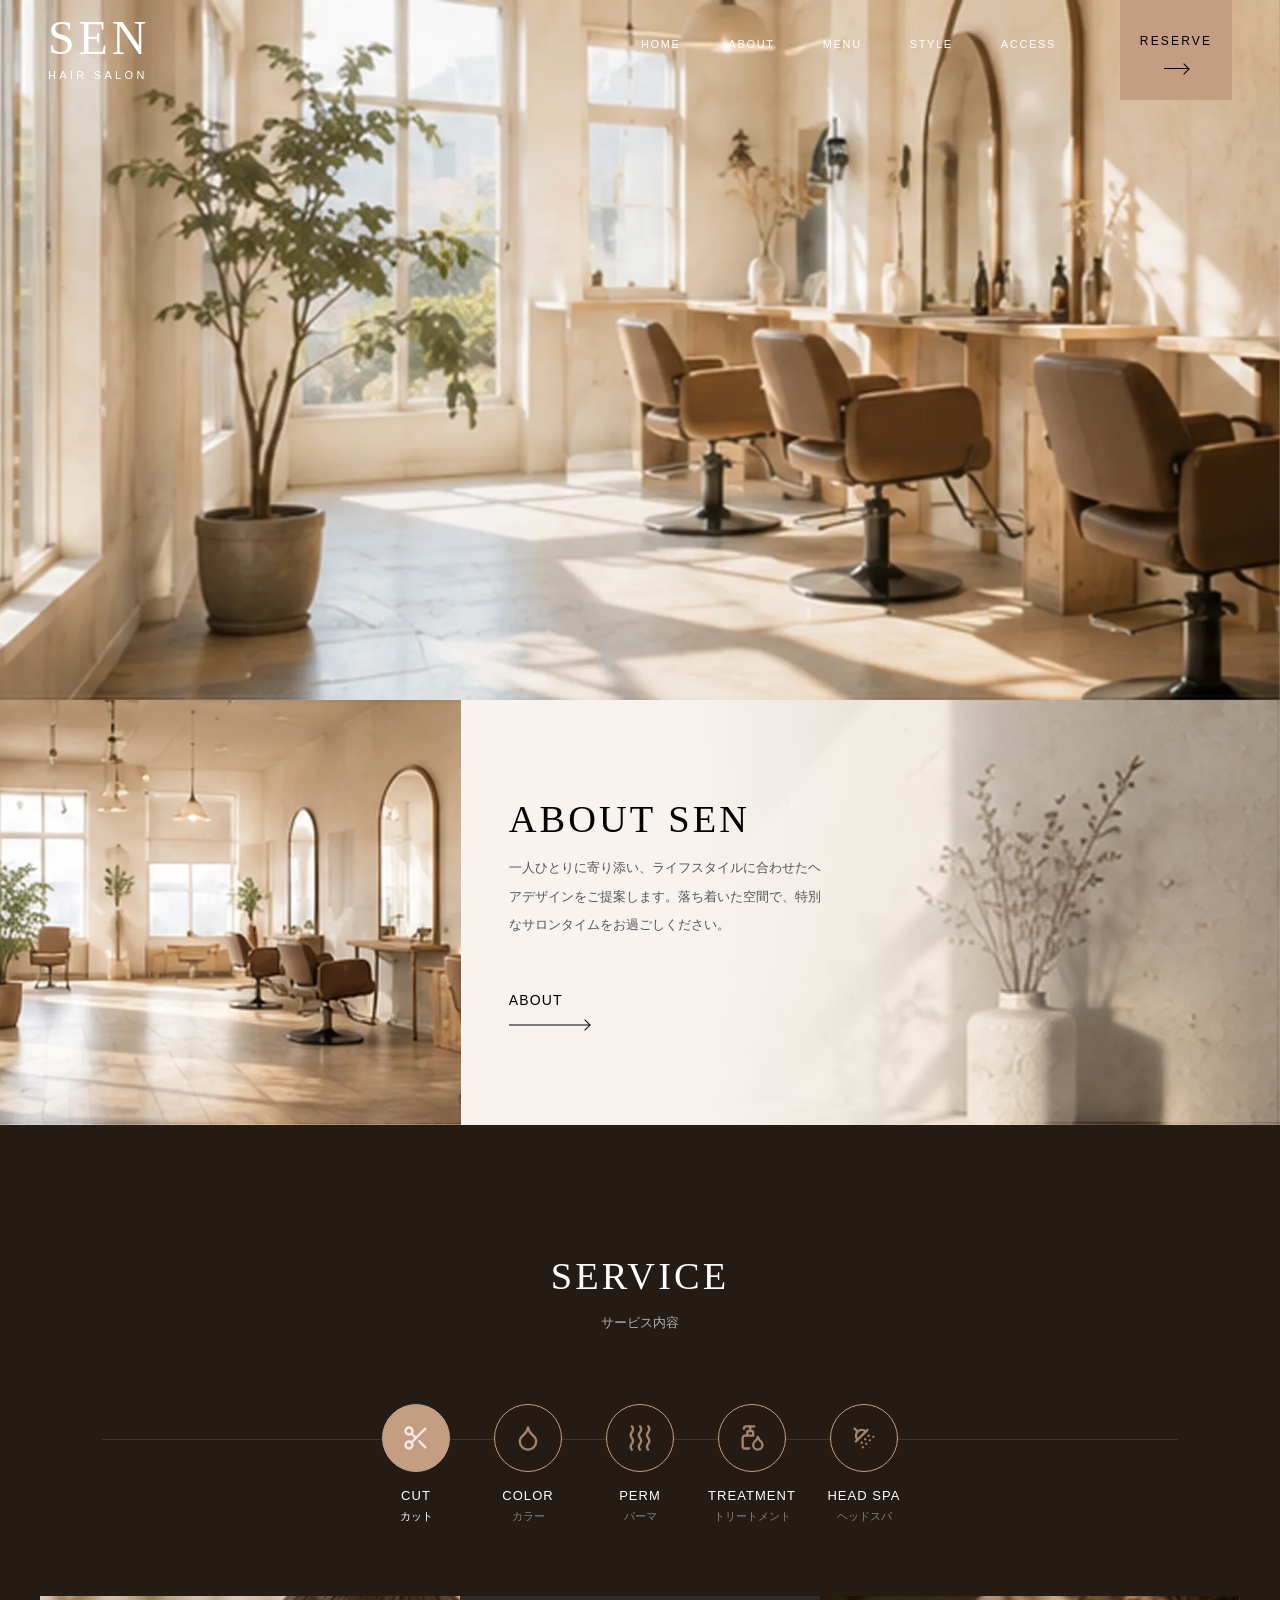
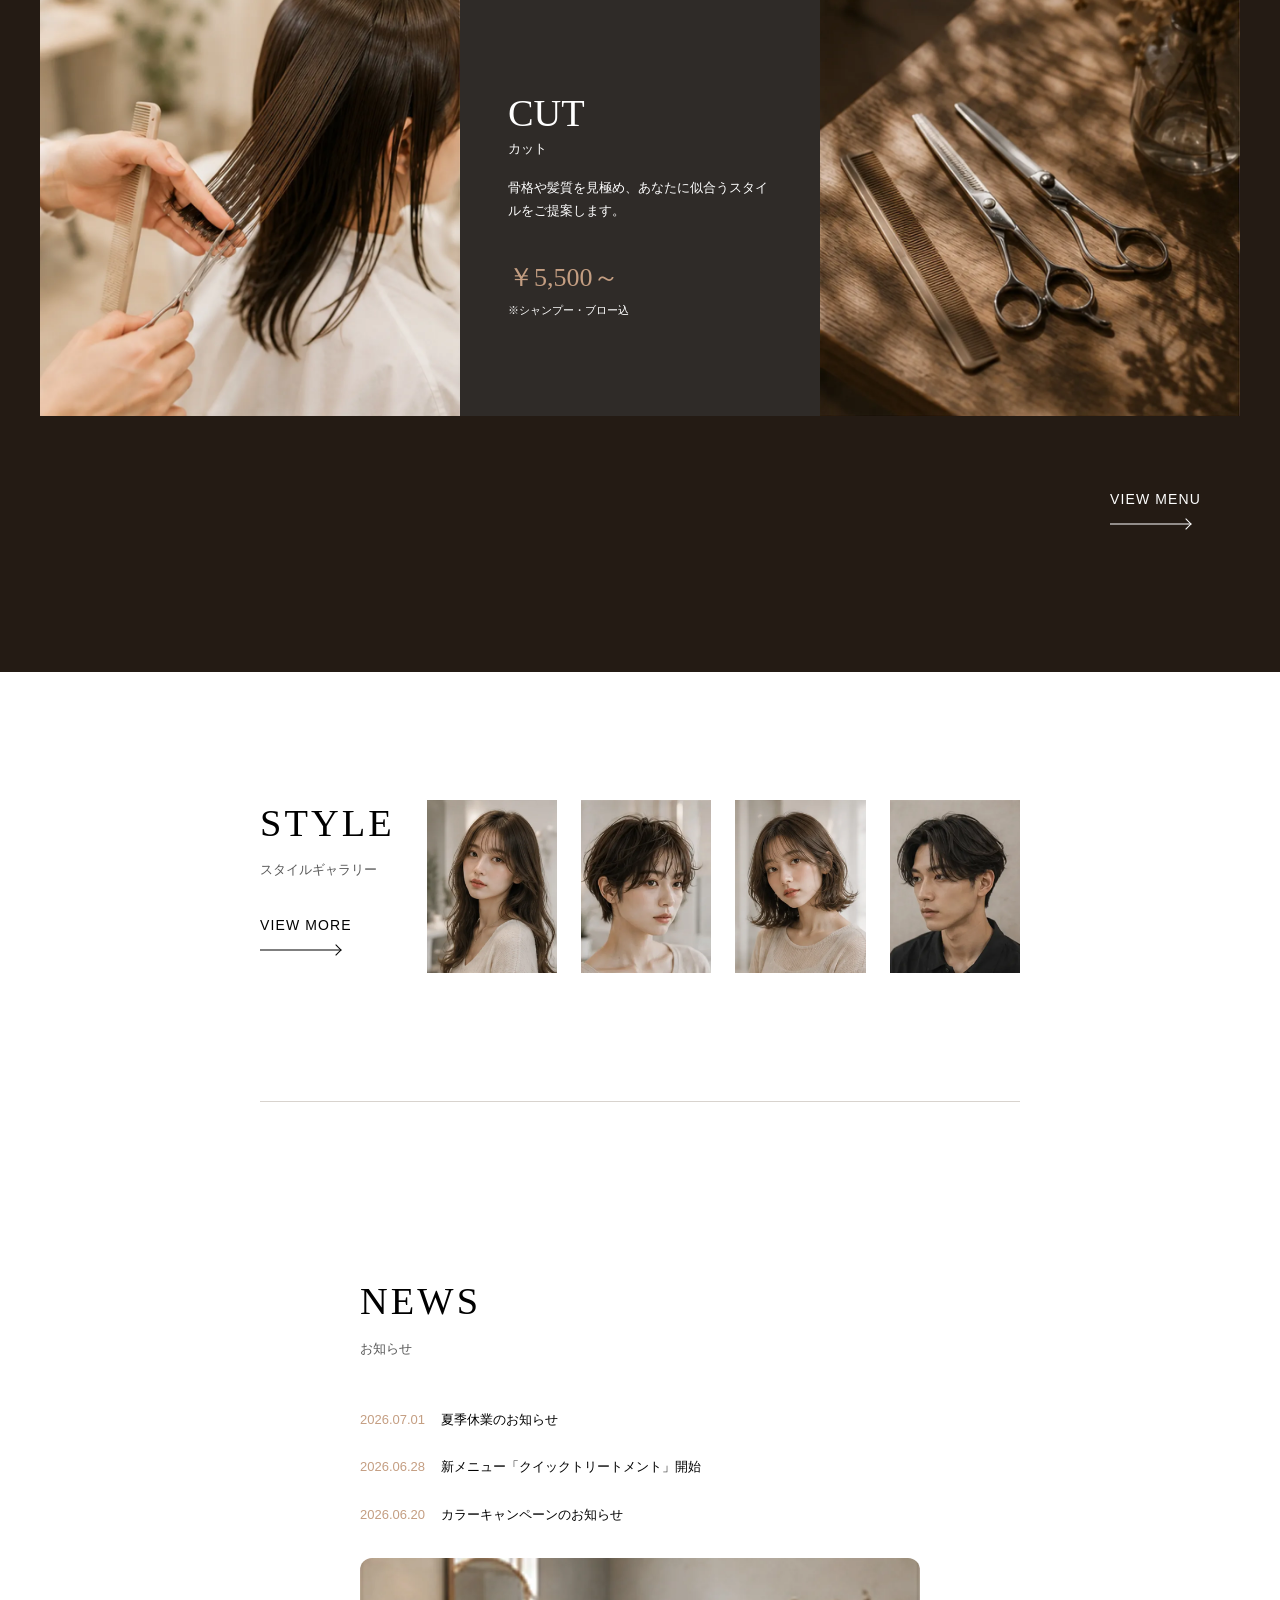
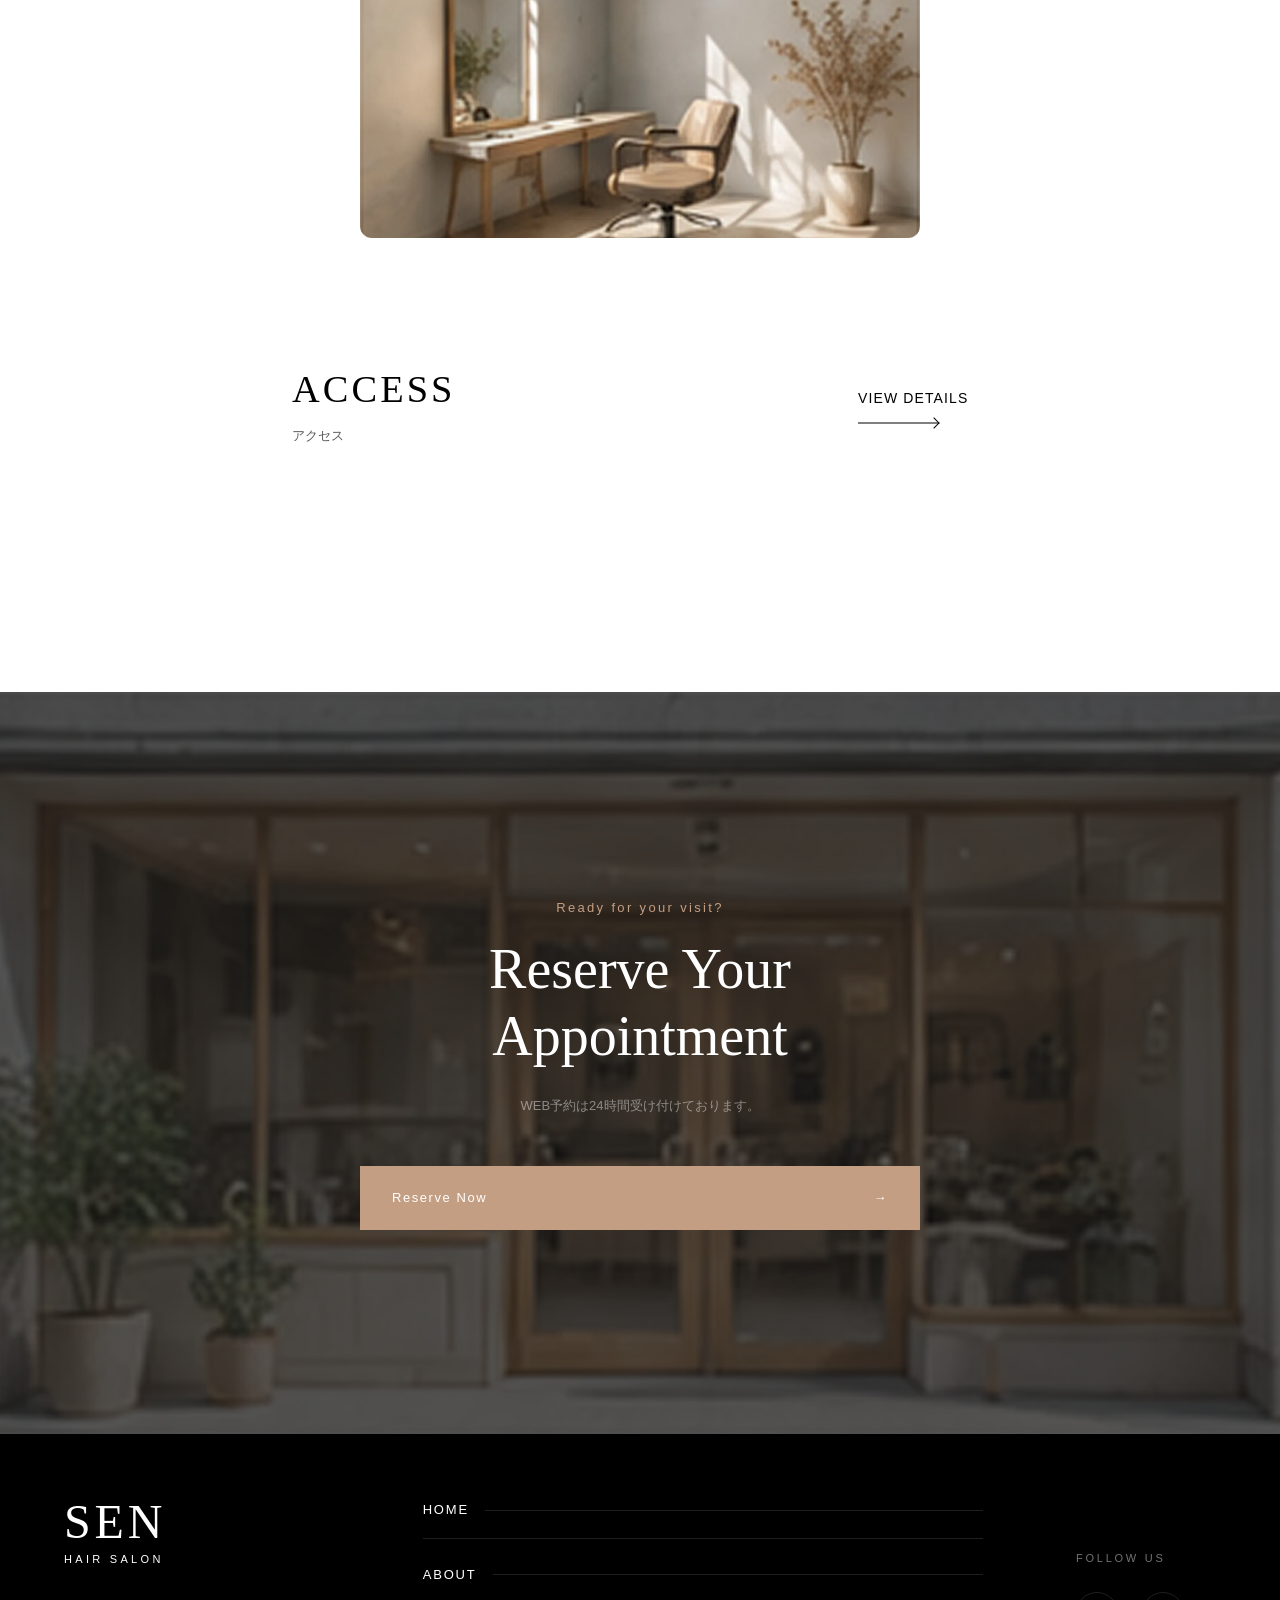
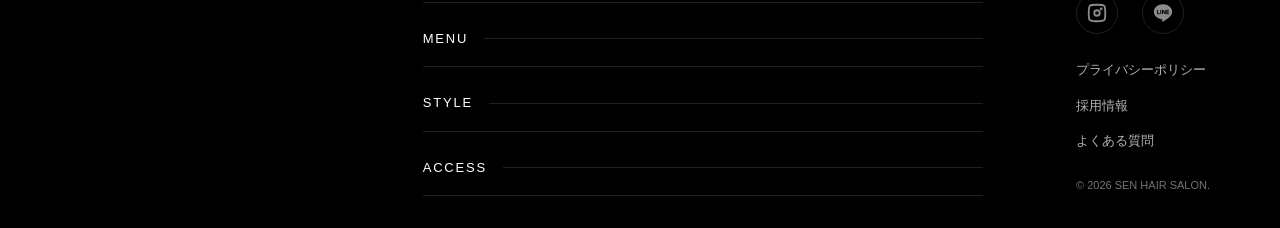
<file: index.html>
<!doctype html>
<html lang="ja">
  <head>
    <!-- ==== Basic ==== -->
    <meta charset="UTF-8" />
    <meta name="viewport" content="width=device-width, initial-scale=1.0" />

    <!-- ==== SEO ==== -->
    <title>SEN HAIR SALON | あなたらしさが、いちばん美しい。</title>
    <meta
      name="description"
      content="SEN HAIR SALONは、一人ひとりのライフスタイルに寄り添うヘアサロンです。カット・カラー・トリートメントまで、心地よい時間をご提供します。"
    />

    <meta name="robots" content="noindex, nofollow" />

    <!-- ==== OGP ==== -->
    <meta property="og:type" content="website" />
    <meta property="og:title" content="SEN HAIR SALON" />
    <meta
      property="og:description"
      content="あなたらしさが、いちばん美しい。"
    />
    <meta property="og:image" content="assets/img/ogp.png" />

    <!-- Theme -->
    <meta name="theme-color" content="#2F241D" />

    <!-- ==== Icons ==== -->
    <link rel="icon" href="assets/icon/favicon.svg" type="image/svg+xml" />

    <!-- ==== CSS ==== -->
    <link rel="stylesheet" href="style/style.css" />
    <link
      rel="stylesheet"
      href="https://cdn.jsdelivr.net/npm/swiper@11/swiper-bundle.min.css"
    />
  </head>

  <body>
    <div class="heroContainer">
      <!-- Header -->
      <header class="header">
        <a href="/" class="logo">
          <h1 class="logoTitle">SEN</h1>
          <span class="logoSub">HAIR SALON</span>
        </a>

        <button
          class="drawerButton"
          aria-label="メニュー"
          aria-expanded="false"
          aria-controls="headerMenu"
        >
          <span></span>
          <span></span>
          <span></span>
        </button>

        <div class="headerMenu" id="headerMenu">
          <nav class="globalNav">
            <ul>
              <li><a href="/">HOME</a></li>
              <li><a href="/about.html">ABOUT</a></li>
              <li><a href="/menu.html">MENU</a></li>
              <li><a href="/style.html">STYLE</a></li>
              <li><a href="/access.html">ACCESS</a></li>
            </ul>
          </nav>

          <a href="/coming-soon.html" class="btnReserve">
            <span class="btnReserveLabel">RESERVE</span>
            <span class="btnReserveArrow"></span>
          </a>
        </div>
      </header>

      <!-- 背景 -->
      <div class="drawerOverlay"></div>

      <!-- Hero -->
      <section class="hero swiper heroSwiper">
        <div class="swiper-wrapper">
          <div class="swiper-slide">
            <img src="assets/img/hero-01.webp" alt="ヒーロー画像" />
          </div>

          <div class="swiper-slide heroSlideRight">
            <img src="assets/img/hero-02.webp" alt="ヒーロー画像" />
          </div>

          <div class="swiper-slide">
            <img src="assets/img/hero-03.webp" alt="ヒーロー画像" />
          </div>
        </div>

        <div class="heroContent">
          <h2 class="heroTitle">
            DESIGN
            <br />
            YOUR BEAUTY.
          </h2>

          <p>あなたらしさが、いちばん美しい。</p>
        </div>
      </section>
    </div>

    <main class="mainPage">
      <!-- About -->
      <section class="about">
        <div class="visual">
          <img src="assets/img/about-left.webp" alt="サロン店内" />
        </div>

        <div class="aboutContent">
          <h2 class="sectionTitle">ABOUT SEN</h2>
          <p class="sectionSub">
            一人ひとりに寄り添い、ライフスタイルに合わせたヘアデザインをご提案します。落ち着いた空間で、特別なサロンタイムをお過ごしください。
          </p>

          <a href="/about.html" class="link linkAbout">
            <span class="linkLabel">ABOUT</span>
            <span class="linkArrow"></span>
          </a>
        </div>
      </section>

      <!-- Service -->
      <section class="service">
        <div class="sectionHeader">
          <h2 class="sectionTitle">SERVICE</h2>
          <p class="sectionSub">サービス内容</p>
        </div>

        <div class="swiper serviceSwiper">
          <div class="swiper-wrapper serviceTabs">
            <button class="swiper-slide is-active" data-tab="cut">
              <span class="serviceIcon">
                <svg
                  xmlns="http://www.w3.org/2000/svg"
                  viewBox="0 0 24 24"
                  fill="none"
                  stroke="currentColor"
                  stroke-width="2"
                  stroke-linecap="round"
                  stroke-linejoin="round"
                  aria-hidden="true"
                >
                  <circle cx="6" cy="6" r="3" />
                  <path d="M8.12 8.12 12 12" />
                  <path d="M20 4 8.12 15.88" />
                  <circle cx="6" cy="18" r="3" />
                  <path d="M14.8 14.8 20 20" />
                </svg>
              </span>
              <p>CUT</p>
              <span>カット</span>
            </button>

            <button class="swiper-slide" data-tab="color">
              <span class="serviceIcon">
                <svg
                  xmlns="http://www.w3.org/2000/svg"
                  viewBox="0 0 24 24"
                  fill="none"
                  stroke="currentColor"
                  stroke-width="2"
                  stroke-linecap="round"
                  stroke-linejoin="round"
                  aria-hidden="true"
                >
                  <path
                    d="M12 22a7 7 0 0 0 7-7c0-2-1-3.9-3-5.5s-3.5-4-4-6.5c-.5 2.5-2 4.9-4 6.5C6 11.1 5 13 5 15a7 7 0 0 0 7 7z"
                  />
                </svg>
              </span>
              <p>COLOR</p>
              <span>カラー</span>
            </button>

            <button class="swiper-slide" data-tab="perm">
              <span class="serviceIcon">
                <svg
                  xmlns="http://www.w3.org/2000/svg"
                  viewBox="0 0 24 24"
                  fill="none"
                  stroke="currentColor"
                  stroke-width="2"
                  stroke-linecap="round"
                  stroke-linejoin="round"
                  aria-hidden="true"
                >
                  <path d="M12 2q2 2.5 0 5t0 5 0 5 0 5" />
                  <path d="M19 2q2 2.5 0 5t0 5 0 5 0 5" />
                  <path d="M5 2q2 2.5 0 5t0 5 0 5 0 5" />
                </svg>
              </span>
              <p>PERM</p>
              <span>パーマ</span>
            </button>

            <button class="swiper-slide" data-tab="treatment">
              <span class="serviceIcon">
                <svg
                  xmlns="http://www.w3.org/2000/svg"
                  viewBox="0 0 24 24"
                  fill="none"
                  stroke="currentColor"
                  stroke-width="2"
                  stroke-linecap="round"
                  stroke-linejoin="round"
                  aria-hidden="true"
                >
                  <path d="M10.5 2v4" />
                  <path d="M14 2H7a2 2 0 0 0-2 2" />
                  <path
                    d="M19.29 14.76A6.67 6.67 0 0 1 17 11a6.6 6.6 0 0 1-2.29 3.76c-1.15.92-1.71 2.04-1.71 3.19 0 2.22 1.8 4.05 4 4.05s4-1.83 4-4.05c0-1.16-.57-2.26-1.71-3.19"
                  />
                  <path
                    d="M9.607 21H6a2 2 0 0 1-2-2v-7a2 2 0 0 1 2-2h7V7a1 1 0 0 0-1-1H9a1 1 0 0 0-1 1v3"
                  />
                </svg>
              </span>
              <p>TREATMENT</p>
              <span>トリートメント</span>
            </button>

            <button class="swiper-slide" data-tab="spa">
              <span class="serviceIcon">
                <svg
                  xmlns="http://www.w3.org/2000/svg"
                  viewBox="0 0 24 24"
                  fill="none"
                  stroke="currentColor"
                  stroke-width="2"
                  stroke-linecap="round"
                  stroke-linejoin="round"
                  aria-hidden="true"
                >
                  <path d="m4 4 2.5 2.5" />
                  <path d="M13.5 6.5a4.95 4.95 0 0 0-7 7" />
                  <path d="M15 5 5 15" />
                  <path d="M14 17v.01" />
                  <path d="M10 16v.01" />
                  <path d="M13 13v.01" />
                  <path d="M16 10v.01" />
                  <path d="M11 20v.01" />
                  <path d="M17 14v.01" />
                  <path d="M20 11v.01" />
                </svg>
              </span>
              <p>HEAD SPA</p>
              <span>ヘッドスパ</span>
            </button>
          </div>

          <div class="swiper-pagination"></div>
        </div>

        <div class="serviceContents">
          <article class="servicePanel is-active" data-panel="cut">
            <div class="visual servicePanelImg">
              <img src="assets/img/service-cut.webp" alt="カット画像" />
            </div>

            <div class="servicePanelContent">
              <h3>CUT</h3>
              <span>カット</span>

              <p>骨格や髪質を見極め、あなたに似合うスタイルをご提案します。</p>

              <p class="price">￥5,500～</p>
              <small>※シャンプー・ブロー込</small>
            </div>

            <div class="visual servicePanelSubImage">
              <img src="assets/img/service-cut-sub.webp" alt="カットイメージ" />
            </div>
          </article>

          <article class="servicePanel" data-panel="color">
            <div class="visual servicePanelImg">
              <img src="assets/img/service-color.webp" alt="カラー施術画像" />
            </div>

            <div class="servicePanelContent">
              <h3>COLOR</h3>
              <span>カラー</span>

              <p>
                肌や雰囲気に合わせたカラーをご提案。透明感のある艶やかな髪へ導きます。
              </p>

              <p class="price">￥7,700～</p>
              <small>※シャンプー・ブロー込</small>
            </div>

            <div class="visual servicePanelSubImage">
              <img
                src="assets/img/service-color-sub.webp"
                alt="カラーイメージ"
              />
            </div>
          </article>

          <article class="servicePanel" data-panel="perm">
            <div class="visual servicePanelImg">
              <img src="assets/img/service-perm.webp" alt="パーマ施術画像" />
            </div>

            <div class="servicePanelContent">
              <h3>PERM</h3>
              <span>パーマ</span>

              <p>
                ナチュラルからトレンドまで、毎日のスタイリングが楽しくなるデザインをご提案します。
              </p>

              <p class="price">￥8,800～</p>
              <small>※シャンプー・ブロー込</small>
            </div>

            <div class="visual servicePanelSubImage">
              <img
                src="assets/img/service-perm-sub.webp"
                alt="パーマイメージ"
              />
            </div>
          </article>

          <article class="servicePanel" data-panel="treatment">
            <div class="visual servicePanelImg">
              <img
                src="assets/img/service-treatment.webp"
                alt="トリートメント施術画像"
              />
            </div>

            <div class="servicePanelContent">
              <h3>TREATMENT</h3>
              <span>トリートメント</span>

              <p>
                ダメージを補修し、指通りの良いしなやかな髪へ。髪質に合わせてご提案します。
              </p>

              <p class="price">￥4,400～</p>
              <small>※単品の場合ブロー料金別</small>
            </div>

            <div class="visual servicePanelSubImage">
              <img
                src="assets/img/service-treatment-sub.webp"
                alt="トリートメントイメージ"
              />
            </div>
          </article>

          <article class="servicePanel" data-panel="spa">
            <div class="visual servicePanelImg">
              <img src="assets/img/service-spa.webp" alt="ヘッドスパ施術画像" />
            </div>

            <div class="servicePanelContent">
              <h3>HEAD SPA</h3>
              <span>ヘッドスパ</span>

              <p>
                心地よいマッサージで頭皮環境を整え、心も身体もリラックスできる時間をご提供します。
              </p>

              <p class="price">￥4,950～</p>
              <small>※単品の場合ブロー料金別</small>
            </div>

            <div class="visual servicePanelSubImage">
              <img
                src="assets/img/service-spa-sub.webp"
                alt="ヘッドスパイメージ"
              />
            </div>
          </article>

          <a href="/menu.html" class="link linkService">
            <span class="linkLabel">VIEW MENU</span>
            <span class="linkArrow"></span>
          </a>
        </div>
      </section>

      <!-- Style -->
      <section class="style container-md">
        <div class="styleHeader">
          <div class="sectionHeader">
            <h2 class="sectionTitle">STYLE</h2>
            <p class="sectionSub">スタイルギャラリー</p>
          </div>

          <a href="/style.html" class="link linkPlain">
            <span class="linkLabel">VIEW MORE</span>
            <span class="linkArrow"></span>
          </a>
        </div>

        <ul class="styleGrid">
          <li>
            <div class="styleItem visual">
              <img src="assets/img/style-01.webp" alt="" />
            </div>
          </li>

          <li>
            <div class="styleItem visual">
              <img src="assets/img/style-06.webp" alt="" />
            </div>
          </li>

          <li>
            <div class="styleItem visual">
              <img src="assets/img/style-04.webp" alt="" />
            </div>
          </li>

          <li>
            <div class="styleItem visual">
              <img src="assets/img/style-11.webp" alt="" />
            </div>
          </li>
        </ul>
      </section>

      <!-- News -->
      <section class="news container-sm">
        <div class="newsContent">
          <div class="sectionHeader">
            <h2 class="sectionTitle">NEWS</h2>
            <p class="sectionSub">お知らせ</p>
          </div>

          <ul>
            <li>
              <time>2026.07.01</time>
              <p>夏季休業のお知らせ</p>
            </li>

            <li>
              <time>2026.06.28</time>
              <p>新メニュー「クイックトリートメント」開始</p>
            </li>

            <li>
              <time>2026.06.20</time>
              <p>カラーキャンペーンのお知らせ</p>
            </li>
          </ul>
        </div>

        <div class="visual newsVisual">
          <img src="assets/img/news.webp" />
        </div>
      </section>

      <!-- Access -->
      <section class="access">
        <div class="accessContent">
          <div class="sectionHeader">
            <h2 class="sectionTitle">ACCESS</h2>
            <p class="sectionSub">アクセス</p>
          </div>

          <a href="/access.html" class="link linkPlain">
            <span class="linkLabel">VIEW DETAILS</span>
            <span class="linkArrow"></span>
          </a>
        </div>

        <div class="visual accessMapWrap">
          <iframe
            class="accessMap"
            src="https://www.google.com/maps/embed?pb=!1m18!1m12!1m3!1d6482.442454589242!2d139.70006654670485!3d35.671554356199664!2m3!1f0!2f0!3f0!3m2!1i1024!2i768!4f13.1!3m3!1m2!1s0x60188cbb411ee357%3A0xf9fb6491ae3b9ec7!2z44CSMTUwLTAwMDEg5p2x5Lqs6YO95riL6LC35Yy656We5a6u5YmN77yR5LiB55uu!5e0!3m2!1sja!2sjp!4v1781223166907!5m2!1sja!2sjp"
            allowfullscreen=""
            loading="lazy"
            referrerpolicy="no-referrer-when-downgrade"
          ></iframe>
        </div>
      </section>

      <!-- Reserve -->
      <section class="reserveCta">
        <div class="reserveCtaInner container-sm">
          <p class="reserveCtaSub">Ready for your visit?</p>

          <h2 class="reserveCtaTitle">Reserve Your Appointment</h2>

          <p class="reserveCtaText">WEB予約は24時間受け付けております。</p>

          <a
            href="/coming-soon.html"
            target="_blank"
            rel="noopener noreferrer"
            class="btn btnPrimary"
          >
            Reserve Now
          </a>
        </div>
      </section>
    </main>

    <!-- Footer -->
    <footer class="footer">
      <a href="/" class="logo">
        <span class="logoTitle">SEN</span>
        <span class="logoSub">HAIR SALON</span>
      </a>

      <nav class="footerNav">
        <ul>
          <li><a href="/">HOME</a></li>
          <li><a href="/about.html">ABOUT</a></li>
          <li><a href="/menu.html">MENU</a></li>
          <li><a href="/style.html">STYLE</a></li>
          <li><a href="/access.html">ACCESS</a></li>
        </ul>
      </nav>

      <div class="footerContact">
        <p class="footerHeading">FOLLOW US</p>

        <ul class="snsList">
          <li>
            <a href="/coming-soon.html">
              <svg
                class="snsIcon"
                xmlns="http://www.w3.org/2000/svg"
                viewBox="0 0 24 24"
              >
                <g fill="none">
                  <path
                    stroke="currentColor"
                    stroke-width="2"
                    d="M3 11c0-3.771 0-5.657 1.172-6.828S7.229 3 11 3h2c3.771 0 5.657 0 6.828 1.172S21 7.229 21 11v2c0 3.771 0 5.657-1.172 6.828S16.771 21 13 21h-2c-3.771 0-5.657 0-6.828-1.172S3 16.771 3 13z"
                  />
                  <circle cx="16.5" cy="7.5" r="1.5" fill="currentColor" />
                  <circle
                    cx="12"
                    cy="12"
                    r="3"
                    stroke="currentColor"
                    stroke-width="2"
                  />
                </g>
              </svg>
            </a>
          </li>
          <li>
            <a href="/coming-soon.html">
              <svg
                class="snsIcon"
                xmlns="http://www.w3.org/2000/svg"
                viewBox="0 0 24 24"
              >
                <path
                  fill="currentColor"
                  d="M18.664 10.84a.526.526 0 0 1-.526.525h-1.462v.938h1.463a.525.525 0 1 1 0 1.049H16.15a.526.526 0 0 1-.522-.524V8.852c0-.287.235-.525.525-.525h1.988a.526.526 0 0 1-.002 1.05h-1.463v.938h1.463c.29 0 .524.237.524.525m-4.098 2.485a.5.5 0 0 1-.166.025a.52.52 0 0 1-.425-.208l-2.036-2.764v2.45a.525.525 0 0 1-1.047 0V8.852a.52.52 0 0 1 .52-.523c.162 0 .312.086.412.211l2.052 2.775V8.852c0-.287.235-.525.525-.525c.287 0 .525.238.525.525v3.976a.52.52 0 0 1-.36.497m-4.95.027a.526.526 0 0 1-.523-.524V8.852c0-.287.235-.525.525-.525c.289 0 .524.238.524.525v3.976a.527.527 0 0 1-.526.524m-1.53 0H6.099a.53.53 0 0 1-.525-.524V8.852c0-.287.238-.525.525-.525c.29 0 .525.238.525.525v3.45h1.464a.525.525 0 0 1 0 1.05m3.915-10.78c-5.513 0-10 3.643-10 8.118c0 4.01 3.558 7.369 8.363 8.007c.325.068.769.215.881.492c.1.25.066.638.032.9l-.137.85c-.037.25-.2.988.874.537c1.076-.449 5.764-3.398 7.864-5.812C21.314 14.089 22 12.477 22 10.69c0-4.475-4.488-8.118-10-8.118"
                />
              </svg>
            </a>
          </li>
        </ul>

        <ul class="footerSubNav">
          <li><a href="/privacy.html">プライバシーポリシー</a></li>
          <li><a href="/recruit.html">採用情報</a></li>
          <li><a href="/faq.html">よくある質問</a></li>
        </ul>

        <small>© 2026 SEN HAIR SALON.</small>
      </div>
    </footer>

    <script src="https://cdn.jsdelivr.net/npm/swiper@11/swiper-bundle.min.js"></script>
    <script src="js/servicePanel.js"></script>
    <script src="js/drawer.js"></script>
    <script src="js/swiper.js"></script>
    <script src="js/headerScroll.js"></script>
    <script src="js/hero.js"></script>
  </body>
</html>
</file>
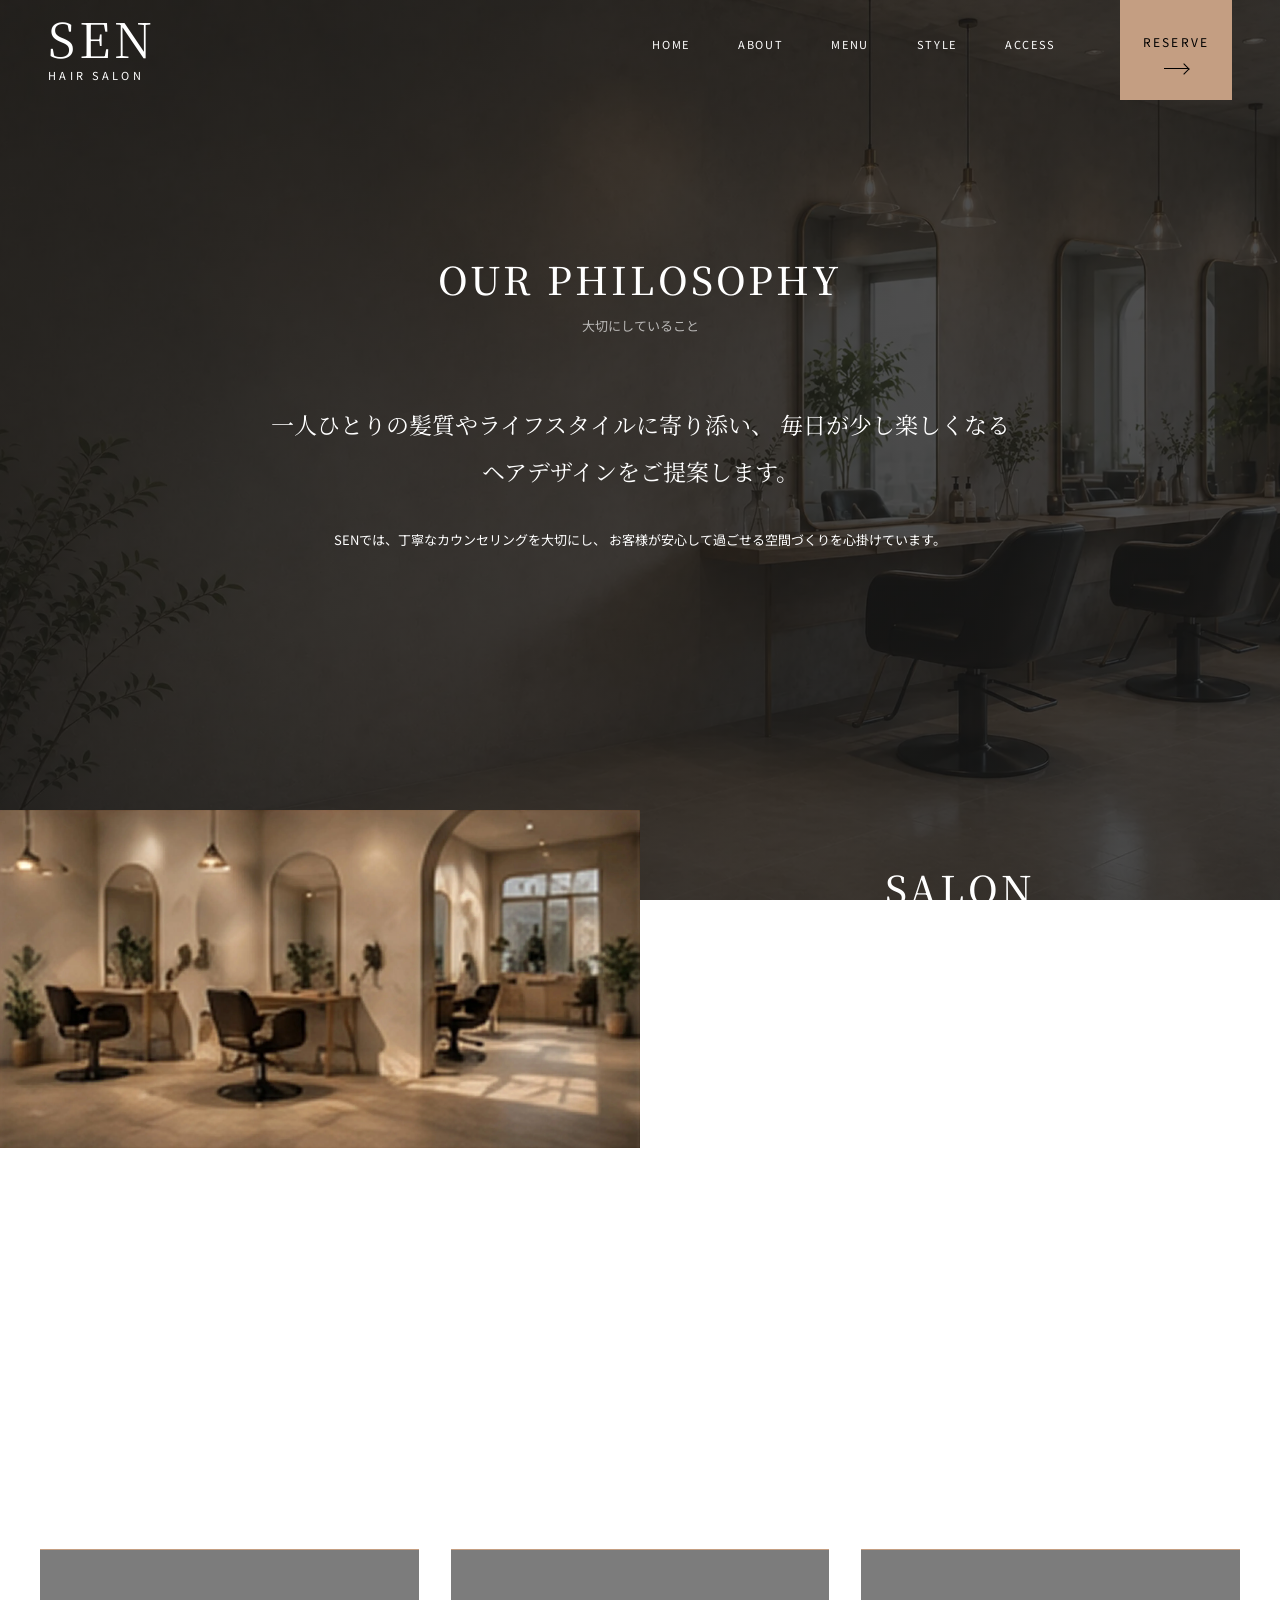
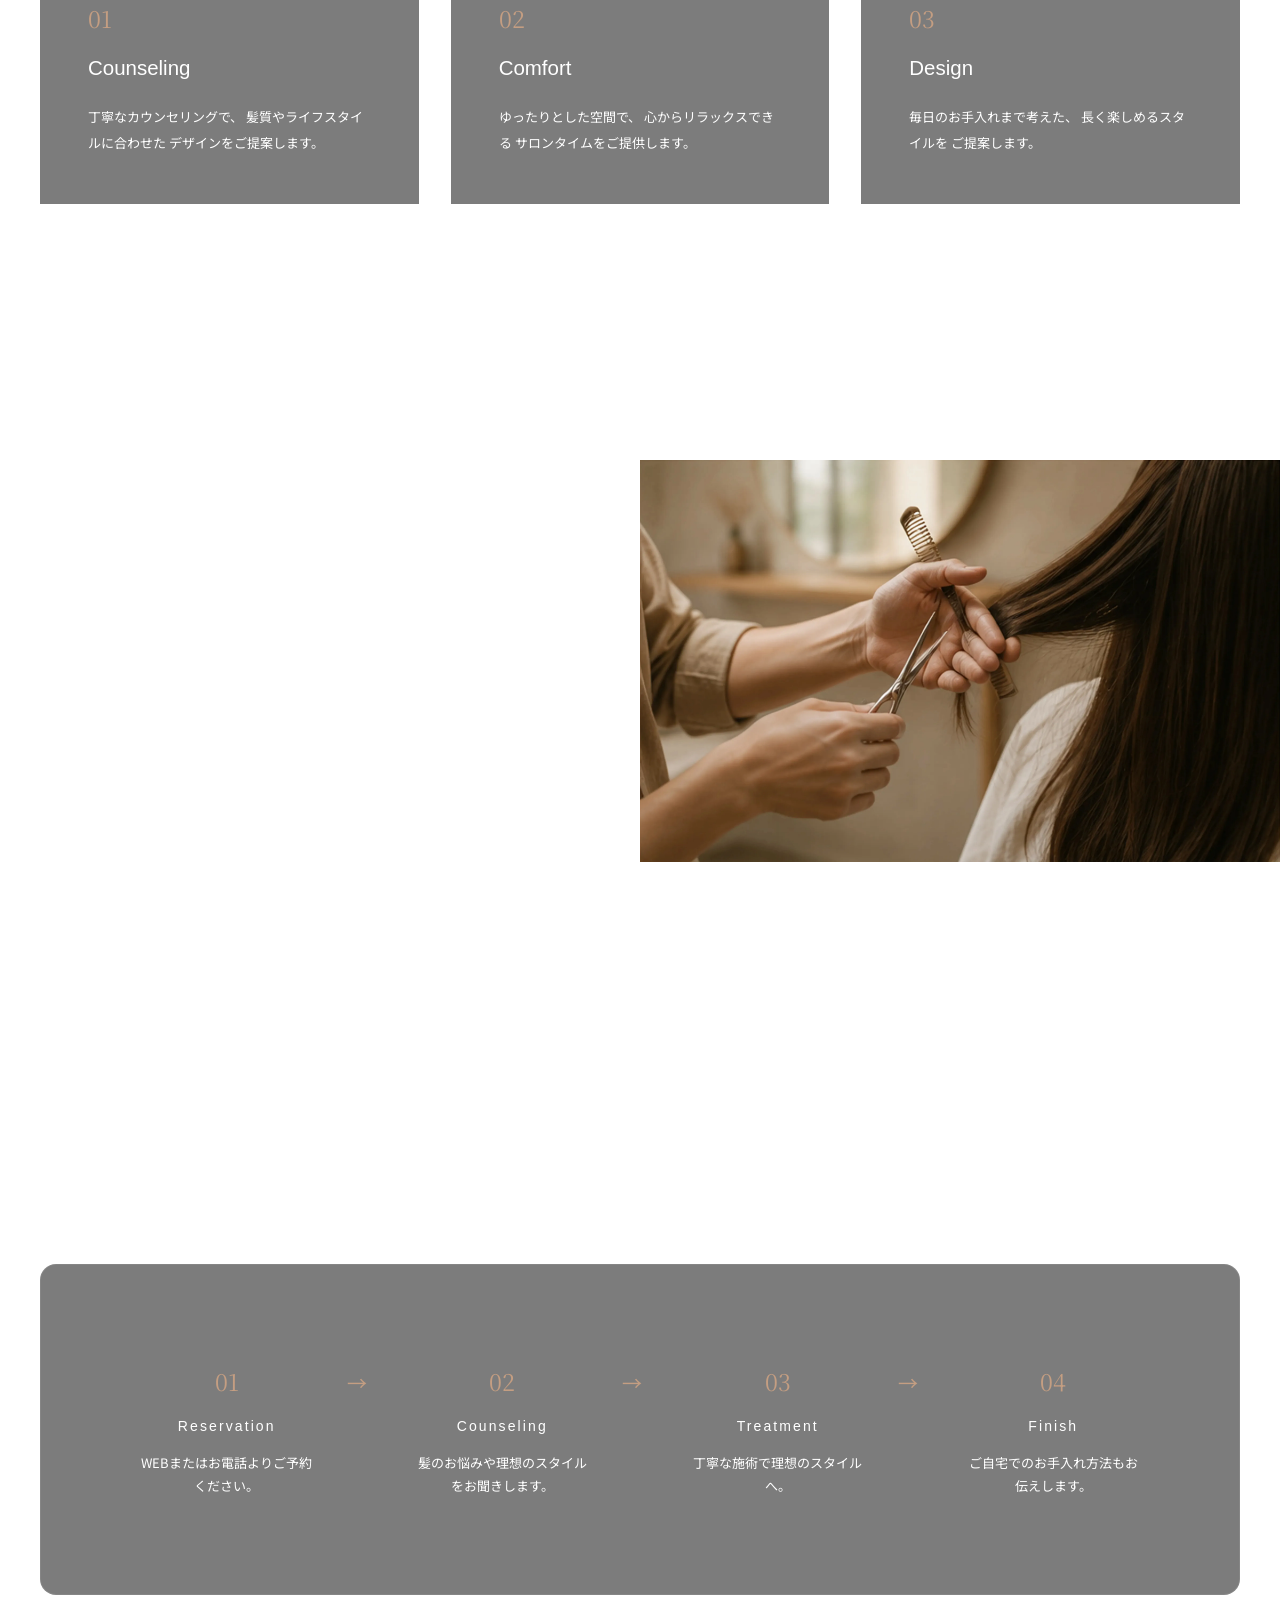
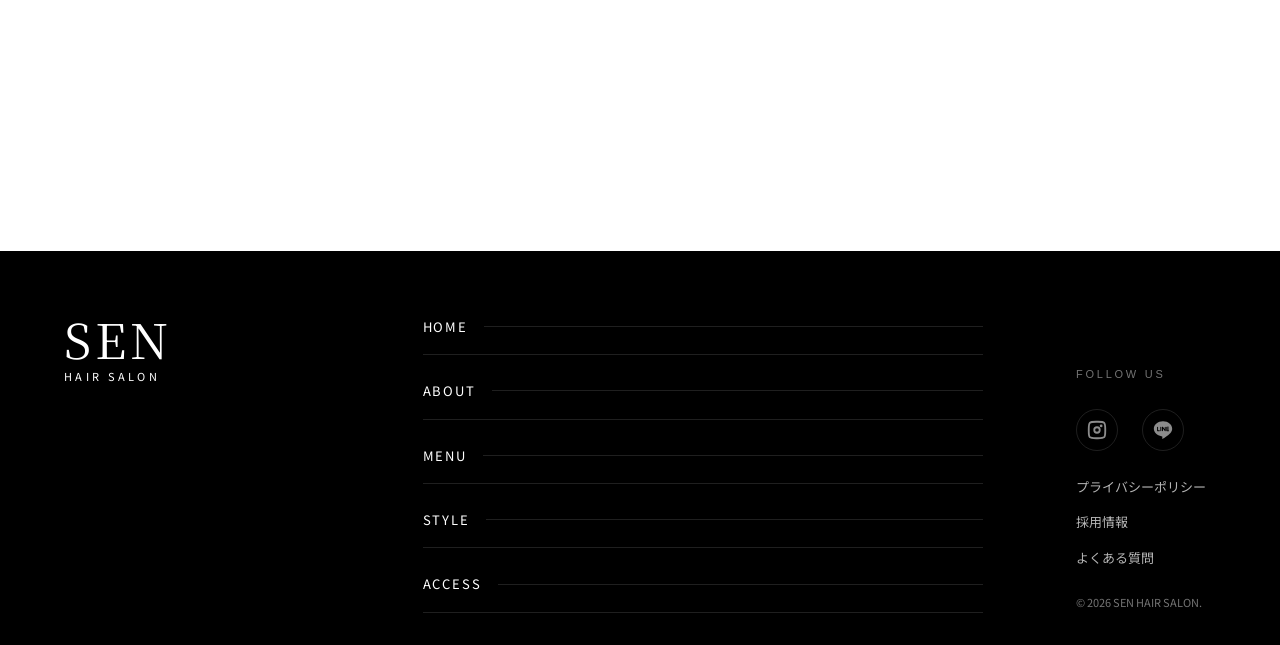
<file: about.html>
<!doctype html>
<html lang="ja">
  <head>
    <meta charset="UTF-8" />
    <meta name="viewport" content="width=device-width, initial-scale=1.0" />

    <title>ABOUT｜SEN HAIR SALON</title>
    <meta
      name="description"
      content="SEN HAIR SALONは、落ち着いた上質な空間で一人ひとりに寄り添うヘアデザインをご提案する美容室です。"
    />

    <link rel="stylesheet" href="style/style.css" />
    <link rel="icon" href="/assets/logo.svg" type="image/svg+xml" />

    <!-- googlefonts -->
    <link rel="preconnect" href="https://fonts.googleapis.com" />
    <link rel="preconnect" href="https://fonts.gstatic.com" crossorigin />
    <link
      href="https://fonts.googleapis.com/css2?family=Noto+Sans+JP:wght@400;500;700&family=Noto+Serif+JP:wght@400;500;700&display=swap"
      rel="stylesheet"
    />
    <meta name="theme-color" content="#181716" />
  </head>

  <body>
    <!-- Header -->
    <header class="header">
      <a href="/" class="logo">
        <div class="logoTitle">SEN</div>
        <span class="logoSub">HAIR SALON</span>
      </a>

      <button
        class="drawerButton"
        aria-label="メニュー"
        aria-expanded="false"
        aria-controls="headerMenu"
      >
        <span></span>
        <span></span>
        <span></span>
      </button>

      <div class="headerMenu" id="headerMenu">
        <nav class="globalNav">
          <ul>
            <li><a href="/">HOME</a></li>
            <li><a href="/about.html">ABOUT</a></li>
            <li><a href="/menu.html">MENU</a></li>
            <li><a href="/style.html">STYLE</a></li>
            <li><a href="/access.html">ACCESS</a></li>
          </ul>
        </nav>

        <a href="/coming-soon.html" class="btnReserve">
          <span class="btnReserveLabel">RESERVE</span>
          <span class="btnReserveArrow"></span>
        </a>
      </div>
    </header>

    <!-- 背景 -->
    <div class="drawerOverlay"></div>

    <main class="page aboutPage">
      <!-- Message -->
      <section class="aboutMessage container-md">
        <header class="pageHeader">
          <h1 class="sectionTitle">OUR PHILOSOPHY</h1>
          <p class="sectionSub">大切にしていること</p>
        </header>

        <div class="aboutMessageContent">
          <p class="lead">
            一人ひとりの髪質やライフスタイルに寄り添い、
            毎日が少し楽しくなるヘアデザインをご提案します。
          </p>

          <p>
            SENでは、丁寧なカウンセリングを大切にし、
            お客様が安心して過ごせる空間づくりを心掛けています。
          </p>
        </div>
      </section>

      <!-- Salon -->
      <section class="aboutSalon">
        <div class="visual aboutSalonImg">
          <img src="assets/img/about-salon-bg.webp" alt="サロン内観" />
        </div>

        <div class="aboutSalonContent">
          <div class="pageHeader">
            <h2 class="sectionTitle">SALON</h2>
            <p class="sectionSub">落ち着いた空間</p>
          </div>

          <p>
            ゆったりとした時間が流れる空間で、
            リラックスしながら施術をお楽しみいただけます。
          </p>
        </div>
      </section>

      <!-- Feature -->
      <section class="aboutFeature container-xl">
        <div class="pageHeader">
          <h2 class="sectionTitle">FEATURE</h2>
          <p class="sectionSub">SENのこだわり</p>
        </div>

        <div class="featureGrid">
          <article class="featureCard">
            <span class="featureNumber">01</span>

            <h3>Counseling</h3>

            <p>
              丁寧なカウンセリングで、 髪質やライフスタイルに合わせた
              デザインをご提案します。
            </p>
          </article>

          <article class="featureCard">
            <span class="featureNumber">02</span>

            <h3>Comfort</h3>

            <p>
              ゆったりとした空間で、 心からリラックスできる
              サロンタイムをご提供します。
            </p>
          </article>

          <article class="featureCard">
            <span class="featureNumber">03</span>

            <h3>Design</h3>

            <p>
              毎日のお手入れまで考えた、 長く楽しめるスタイルを ご提案します。
            </p>
          </article>
        </div>
      </section>

      <!-- Stylist -->
      <section class="aboutStylist">
        <div class="aboutStylistContent">
          <div class="pageHeader">
            <h2 class="sectionTitle">STYLIST</h2>
            <p class="sectionSub">スタイリスト</p>
          </div>

          <p>
            お客様との会話を大切にし、
            毎日のお手入れまで考えたデザインをご提案します。
          </p>
        </div>

        <div class="visual aboutStylistImg">
          <img src="assets/img/about-stylist-bg.webp" alt="スタイリスト" />
        </div>
      </section>

      <!-- Flow -->
      <section class="aboutFlow container-xl">
        <div class="pageHeader">
          <h2 class="sectionTitle">FLOW</h2>
          <p class="sectionSub">ご来店の流れ</p>
        </div>

        <ol class="pageCard flowList">
          <li class="flowItem">
            <span>01</span>
            <h3>Reservation</h3>
            <p>WEBまたはお電話よりご予約ください。</p>
          </li>

          <li class="flowItem">
            <span>02</span>
            <h3>Counseling</h3>
            <p>髪のお悩みや理想のスタイルをお聞きします。</p>
          </li>

          <li class="flowItem">
            <span>03</span>
            <h3>Treatment</h3>
            <p>丁寧な施術で理想のスタイルへ。</p>
          </li>

          <li class="flowItem">
            <span>04</span>
            <h3>Finish</h3>
            <p>ご自宅でのお手入れ方法もお伝えします。</p>
          </li>
        </ol>
      </section>
    </main>

    <!-- Footer -->
    <footer class="footer">
      <div class="footerBrand">
        <a href="/" class="logo">
          <span class="logoTitle">SEN</span>
          <span class="logoSub">HAIR SALON</span>
        </a>
      </div>

      <nav class="footerNav">
        <ul>
          <li><a href="/">HOME</a></li>
          <li><a href="/about.html">ABOUT</a></li>
          <li><a href="/menu.html">MENU</a></li>
          <li><a href="/style.html">STYLE</a></li>
          <li><a href="/access.html">ACCESS</a></li>
        </ul>
      </nav>

      <div class="footerContact">
        <p class="footerHeading">FOLLOW US</p>

        <ul class="snsList">
          <li>
            <a href="/coming-soon.html">
              <svg
                class="snsIcon"
                xmlns="http://www.w3.org/2000/svg"
                viewBox="0 0 24 24"
              >
                <g fill="none">
                  <path
                    stroke="currentColor"
                    stroke-width="2"
                    d="M3 11c0-3.771 0-5.657 1.172-6.828S7.229 3 11 3h2c3.771 0 5.657 0 6.828 1.172S21 7.229 21 11v2c0 3.771 0 5.657-1.172 6.828S16.771 21 13 21h-2c-3.771 0-5.657 0-6.828-1.172S3 16.771 3 13z"
                  />
                  <circle cx="16.5" cy="7.5" r="1.5" fill="currentColor" />
                  <circle
                    cx="12"
                    cy="12"
                    r="3"
                    stroke="currentColor"
                    stroke-width="2"
                  />
                </g>
              </svg>
            </a>
          </li>
          <li>
            <a href="/coming-soon.html">
              <svg
                class="snsIcon"
                xmlns="http://www.w3.org/2000/svg"
                viewBox="0 0 24 24"
              >
                <path
                  fill="currentColor"
                  d="M18.664 10.84a.526.526 0 0 1-.526.525h-1.462v.938h1.463a.525.525 0 1 1 0 1.049H16.15a.526.526 0 0 1-.522-.524V8.852c0-.287.235-.525.525-.525h1.988a.526.526 0 0 1-.002 1.05h-1.463v.938h1.463c.29 0 .524.237.524.525m-4.098 2.485a.5.5 0 0 1-.166.025a.52.52 0 0 1-.425-.208l-2.036-2.764v2.45a.525.525 0 0 1-1.047 0V8.852a.52.52 0 0 1 .52-.523c.162 0 .312.086.412.211l2.052 2.775V8.852c0-.287.235-.525.525-.525c.287 0 .525.238.525.525v3.976a.52.52 0 0 1-.36.497m-4.95.027a.526.526 0 0 1-.523-.524V8.852c0-.287.235-.525.525-.525c.289 0 .524.238.524.525v3.976a.527.527 0 0 1-.526.524m-1.53 0H6.099a.53.53 0 0 1-.525-.524V8.852c0-.287.238-.525.525-.525c.29 0 .525.238.525.525v3.45h1.464a.525.525 0 0 1 0 1.05m3.915-10.78c-5.513 0-10 3.643-10 8.118c0 4.01 3.558 7.369 8.363 8.007c.325.068.769.215.881.492c.1.25.066.638.032.9l-.137.85c-.037.25-.2.988.874.537c1.076-.449 5.764-3.398 7.864-5.812C21.314 14.089 22 12.477 22 10.69c0-4.475-4.488-8.118-10-8.118"
                />
              </svg>
            </a>
          </li>
        </ul>

        <ul class="footerSubNav">
          <li><a href="/privacy.html">プライバシーポリシー</a></li>
          <li><a href="/recruit.html">採用情報</a></li>
          <li><a href="/faq.html">よくある質問</a></li>
        </ul>

        <small>© 2026 SEN HAIR SALON.</small>
      </div>
    </footer>
    <script src="js/drawer.js"></script>
    <script src="js/headerScroll.js"></script>
  </body>
</html>
</file>
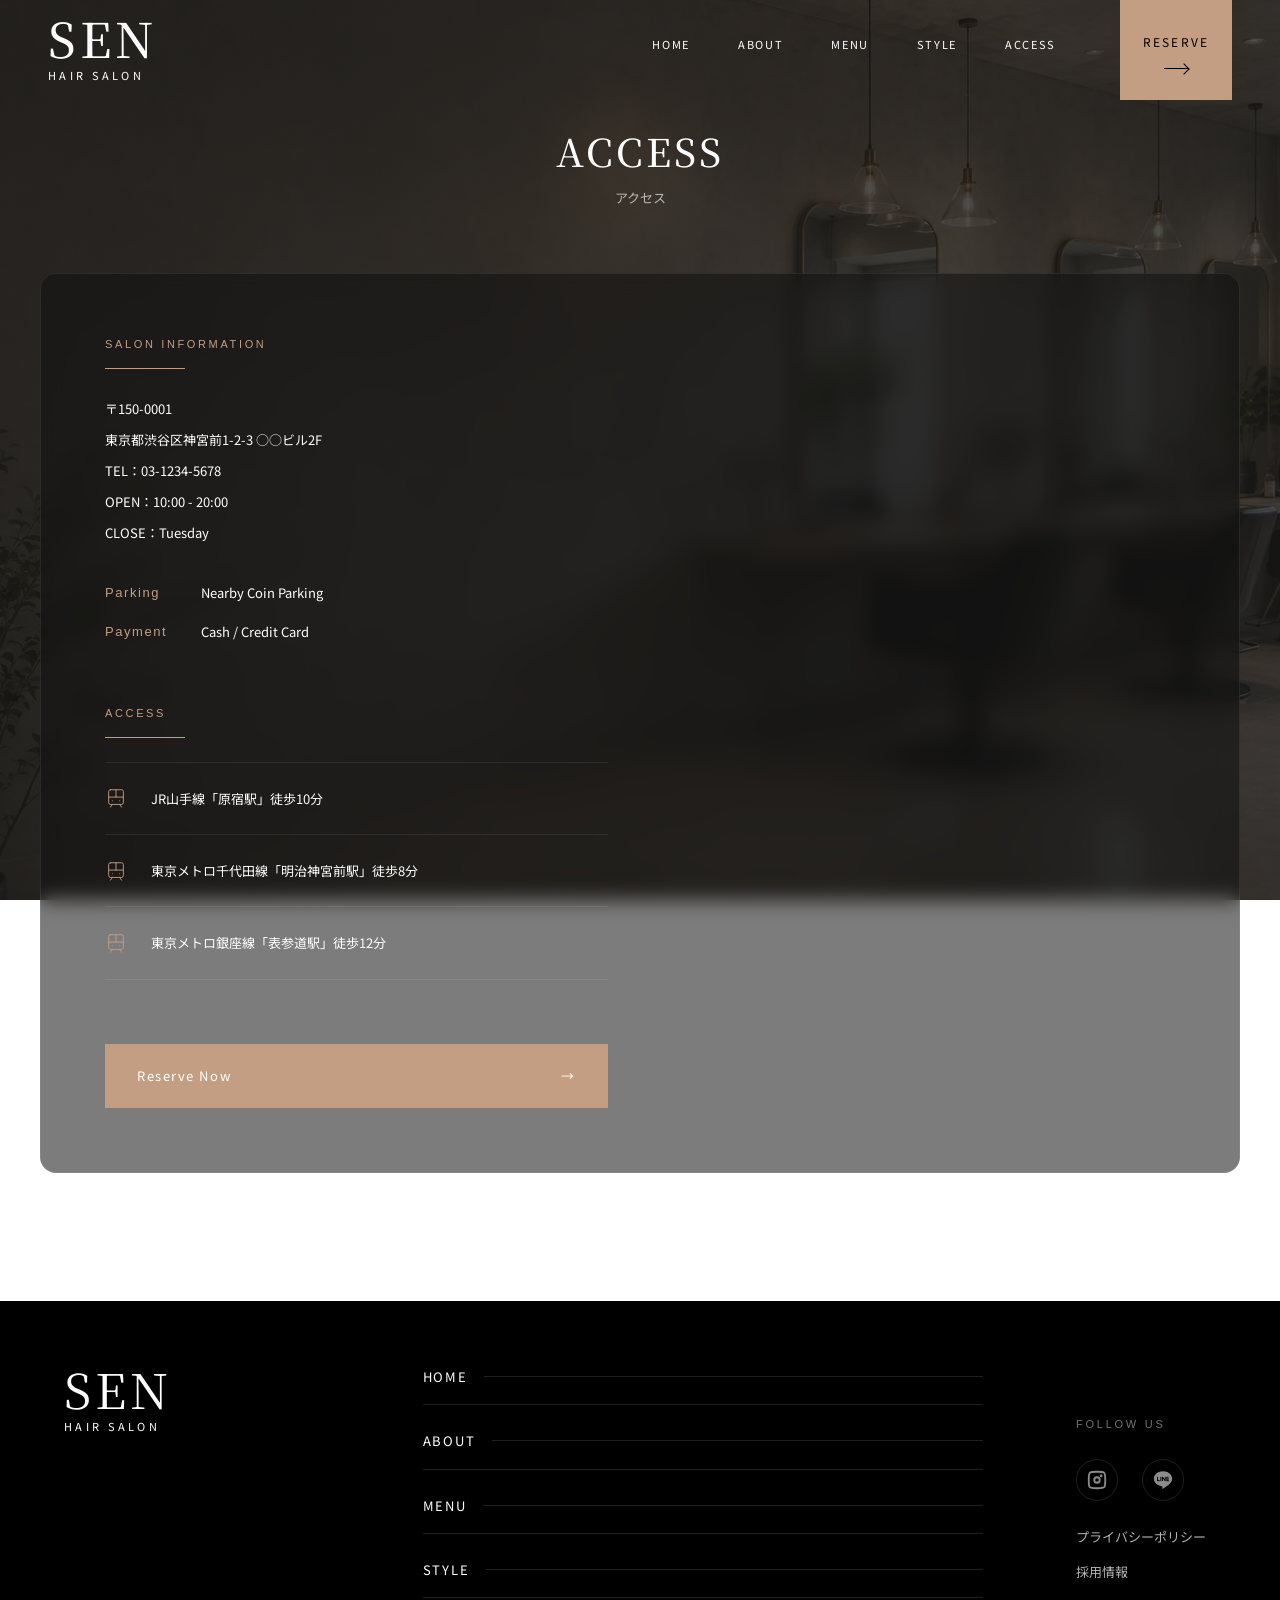
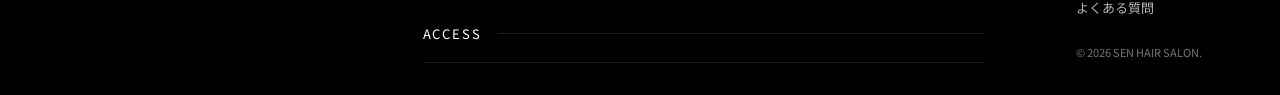
<file: access.html>
<!doctype html>
<html lang="ja">
  <head>
    <meta charset="UTF-8" />
    <meta name="viewport" content="width=device-width, initial-scale=1.0" />

    <title>ACCESS｜SEN HAIR SALON</title>
    <meta
      name="description"
      content="SEN HAIR SALONへのアクセスをご案内します。店舗の所在地や営業時間、最寄り駅からのアクセスをご確認いただけます。"
    />

    <link rel="stylesheet" href="style/style.css" />
    <link rel="icon" href="/assets/logo.svg" type="image/svg+xml" />

    <!-- googlefonts -->
    <link rel="preconnect" href="https://fonts.googleapis.com" />
    <link rel="preconnect" href="https://fonts.gstatic.com" crossorigin />
    <link
      href="https://fonts.googleapis.com/css2?family=Noto+Sans+JP:wght@400;500;700&family=Noto+Serif+JP:wght@400;500;700&display=swap"
      rel="stylesheet"
    />
    <meta name="theme-color" content="#181716" />
  </head>

  <body>
    <!-- Header -->
    <header class="header">
      <a href="/" class="logo">
        <h1 class="logoTitle">SEN</h1>
        <span class="logoSub">HAIR SALON</span>
      </a>

      <button
        class="drawerButton"
        aria-label="メニュー"
        aria-expanded="false"
        aria-controls="sidebar"
      >
        <span></span>
        <span></span>
        <span></span>
      </button>

      <div class="headerMenu">
        <nav class="globalNav">
          <ul>
            <li><a href="/">HOME</a></li>
            <li><a href="/about.html">ABOUT</a></li>
            <li><a href="/menu.html">MENU</a></li>
            <li><a href="/style.html">STYLE</a></li>
            <li><a href="/access.html">ACCESS</a></li>
          </ul>
        </nav>

        <a
          href="/coming-soon.html"
          target="_blank"
          rel="noopener noreferrer"
          class="btnReserve"
        >
          <span class="btnReserveLabel">RESERVE</span>
          <span class="btnReserveArrow"></span>
        </a>
      </div>
    </header>

    <!-- 背景 -->
    <div class="drawerOverlay"></div>

    <main class="page accessPage">
      <article class="pageInner container-xl">
        <header class="pageHeader">
          <h1 class="sectionTitle">ACCESS</h1>
          <p class="sectionSub">アクセス</p>
        </header>

        <div class="pageCard accessInfo">
          <section class="accessContent">
            <h2 class="accessHeading">Salon Information</h2>

            <address class="accessAddress">
              <p>〒150-0001</p>
              <p>東京都渋谷区神宮前1-2-3 ○○ビル2F</p>
              <p>TEL：03-1234-5678</p>
              <p>OPEN：10:00 - 20:00</p>
              <p>CLOSE：Tuesday</p>
            </address>

            <dl class="accessDetail">
              <dt>Parking</dt>
              <dd>Nearby Coin Parking</dd>

              <dt>Payment</dt>
              <dd>Cash / Credit Card</dd>
            </dl>
          </section>

          <section class="accessRouteContent">
            <h3 class="accessHeading">Access</h3>

            <div class="accessRoute">
              <div class="routeItem">
                <svg
                  xmlns="http://www.w3.org/2000/svg"
                  viewBox="0 0 24 24"
                  fill="none"
                  stroke="currentColor"
                  stroke-linecap="round"
                  stroke-linejoin="round"
                  class="routeIcon"
                >
                  <rect width="16" height="16" x="4" y="3" rx="2" />
                  <path d="M4 11h16" />
                  <path d="M12 3v8" />
                  <path d="m8 19-2 3" />
                  <path d="m18 22-2-3" />
                  <path d="M8 15h.01" />
                  <path d="M16 15h.01" />
                </svg>

                <p>JR山手線「原宿駅」徒歩10分</p>
              </div>

              <div class="routeItem">
                <svg
                  xmlns="http://www.w3.org/2000/svg"
                  viewBox="0 0 24 24"
                  fill="none"
                  stroke="currentColor"
                  stroke-linecap="round"
                  stroke-linejoin="round"
                  class="routeIcon"
                >
                  <rect width="16" height="16" x="4" y="3" rx="2" />
                  <path d="M4 11h16" />
                  <path d="M12 3v8" />
                  <path d="m8 19-2 3" />
                  <path d="m18 22-2-3" />
                  <path d="M8 15h.01" />
                  <path d="M16 15h.01" />
                </svg>

                <p>東京メトロ千代田線「明治神宮前駅」徒歩8分</p>
              </div>

              <div class="routeItem">
                <svg
                  xmlns="http://www.w3.org/2000/svg"
                  viewBox="0 0 24 24"
                  fill="none"
                  stroke="currentColor"
                  stroke-linecap="round"
                  stroke-linejoin="round"
                  class="routeIcon"
                >
                  <rect width="16" height="16" x="4" y="3" rx="2" />
                  <path d="M4 11h16" />
                  <path d="M12 3v8" />
                  <path d="m8 19-2 3" />
                  <path d="m18 22-2-3" />
                  <path d="M8 15h.01" />
                  <path d="M16 15h.01" />
                </svg>

                <p>東京メトロ銀座線「表参道駅」徒歩12分</p>
              </div>
            </div>

            <a href="/coming-soon.html" class="btn btnPrimary">Reserve Now</a>
          </section>

          <section class="accessMapWrap">
            <iframe
              class="accessMap"
              src="https://www.google.com/maps/embed?pb=!1m18!1m12!1m3!1d6482.442454589242!2d139.70006654670485!3d35.671554356199664!2m3!1f0!2f0!3f0!3m2!1i1024!2i768!4f13.1!3m3!1m2!1s0x60188cbb411ee357%3A0xf9fb6491ae3b9ec7!2z44CSMTUwLTAwMDEg5p2x5Lqs6YO95riL6LC35Yy656We5a6u5YmN77yR5LiB55uu!5e0!3m2!1sja!2sjp!4v1781223166907!5m2!1sja!2sjp"
              allowfullscreen=""
              loading="lazy"
              referrerpolicy="no-referrer-when-downgrade"
            ></iframe>
          </section>
        </div>
      </article>
    </main>

    <!-- Footer -->
    <footer class="footer">
      <div class="footerBrand">
        <a href="/" class="logo">
          <span class="logoTitle">SEN</span>
          <span class="logoSub">HAIR SALON</span>
        </a>
      </div>

      <nav class="footerNav">
        <ul>
          <li><a href="/">HOME</a></li>
          <li><a href="/about.html">ABOUT</a></li>
          <li><a href="/menu.html">MENU</a></li>
          <li><a href="/style.html">STYLE</a></li>
          <li><a href="/access.html">ACCESS</a></li>
        </ul>
      </nav>

      <div class="footerContact">
        <p class="footerHeading">FOLLOW US</p>

        <ul class="snsList">
          <li>
            <a href="/coming-soon.html">
              <svg
                class="snsIcon"
                xmlns="http://www.w3.org/2000/svg"
                viewBox="0 0 24 24"
              >
                <g fill="none">
                  <path
                    stroke="currentColor"
                    stroke-width="2"
                    d="M3 11c0-3.771 0-5.657 1.172-6.828S7.229 3 11 3h2c3.771 0 5.657 0 6.828 1.172S21 7.229 21 11v2c0 3.771 0 5.657-1.172 6.828S16.771 21 13 21h-2c-3.771 0-5.657 0-6.828-1.172S3 16.771 3 13z"
                  />
                  <circle cx="16.5" cy="7.5" r="1.5" fill="currentColor" />
                  <circle
                    cx="12"
                    cy="12"
                    r="3"
                    stroke="currentColor"
                    stroke-width="2"
                  />
                </g>
              </svg>
            </a>
          </li>
          <li>
            <a href="/coming-soon.html">
              <svg
                class="snsIcon"
                xmlns="http://www.w3.org/2000/svg"
                viewBox="0 0 24 24"
              >
                <path
                  fill="currentColor"
                  d="M18.664 10.84a.526.526 0 0 1-.526.525h-1.462v.938h1.463a.525.525 0 1 1 0 1.049H16.15a.526.526 0 0 1-.522-.524V8.852c0-.287.235-.525.525-.525h1.988a.526.526 0 0 1-.002 1.05h-1.463v.938h1.463c.29 0 .524.237.524.525m-4.098 2.485a.5.5 0 0 1-.166.025a.52.52 0 0 1-.425-.208l-2.036-2.764v2.45a.525.525 0 0 1-1.047 0V8.852a.52.52 0 0 1 .52-.523c.162 0 .312.086.412.211l2.052 2.775V8.852c0-.287.235-.525.525-.525c.287 0 .525.238.525.525v3.976a.52.52 0 0 1-.36.497m-4.95.027a.526.526 0 0 1-.523-.524V8.852c0-.287.235-.525.525-.525c.289 0 .524.238.524.525v3.976a.527.527 0 0 1-.526.524m-1.53 0H6.099a.53.53 0 0 1-.525-.524V8.852c0-.287.238-.525.525-.525c.29 0 .525.238.525.525v3.45h1.464a.525.525 0 0 1 0 1.05m3.915-10.78c-5.513 0-10 3.643-10 8.118c0 4.01 3.558 7.369 8.363 8.007c.325.068.769.215.881.492c.1.25.066.638.032.9l-.137.85c-.037.25-.2.988.874.537c1.076-.449 5.764-3.398 7.864-5.812C21.314 14.089 22 12.477 22 10.69c0-4.475-4.488-8.118-10-8.118"
                />
              </svg>
            </a>
          </li>
        </ul>

        <ul class="footerSubNav">
          <li><a href="/privacy.html">プライバシーポリシー</a></li>
          <li><a href="/recruit.html">採用情報</a></li>
          <li><a href="/faq.html">よくある質問</a></li>
        </ul>

        <small>© 2026 SEN HAIR SALON.</small>
      </div>
    </footer>
    <script src="js/drawer.js"></script>
    <script src="js/headerScroll.js"></script>
  </body>
</html>
</file>
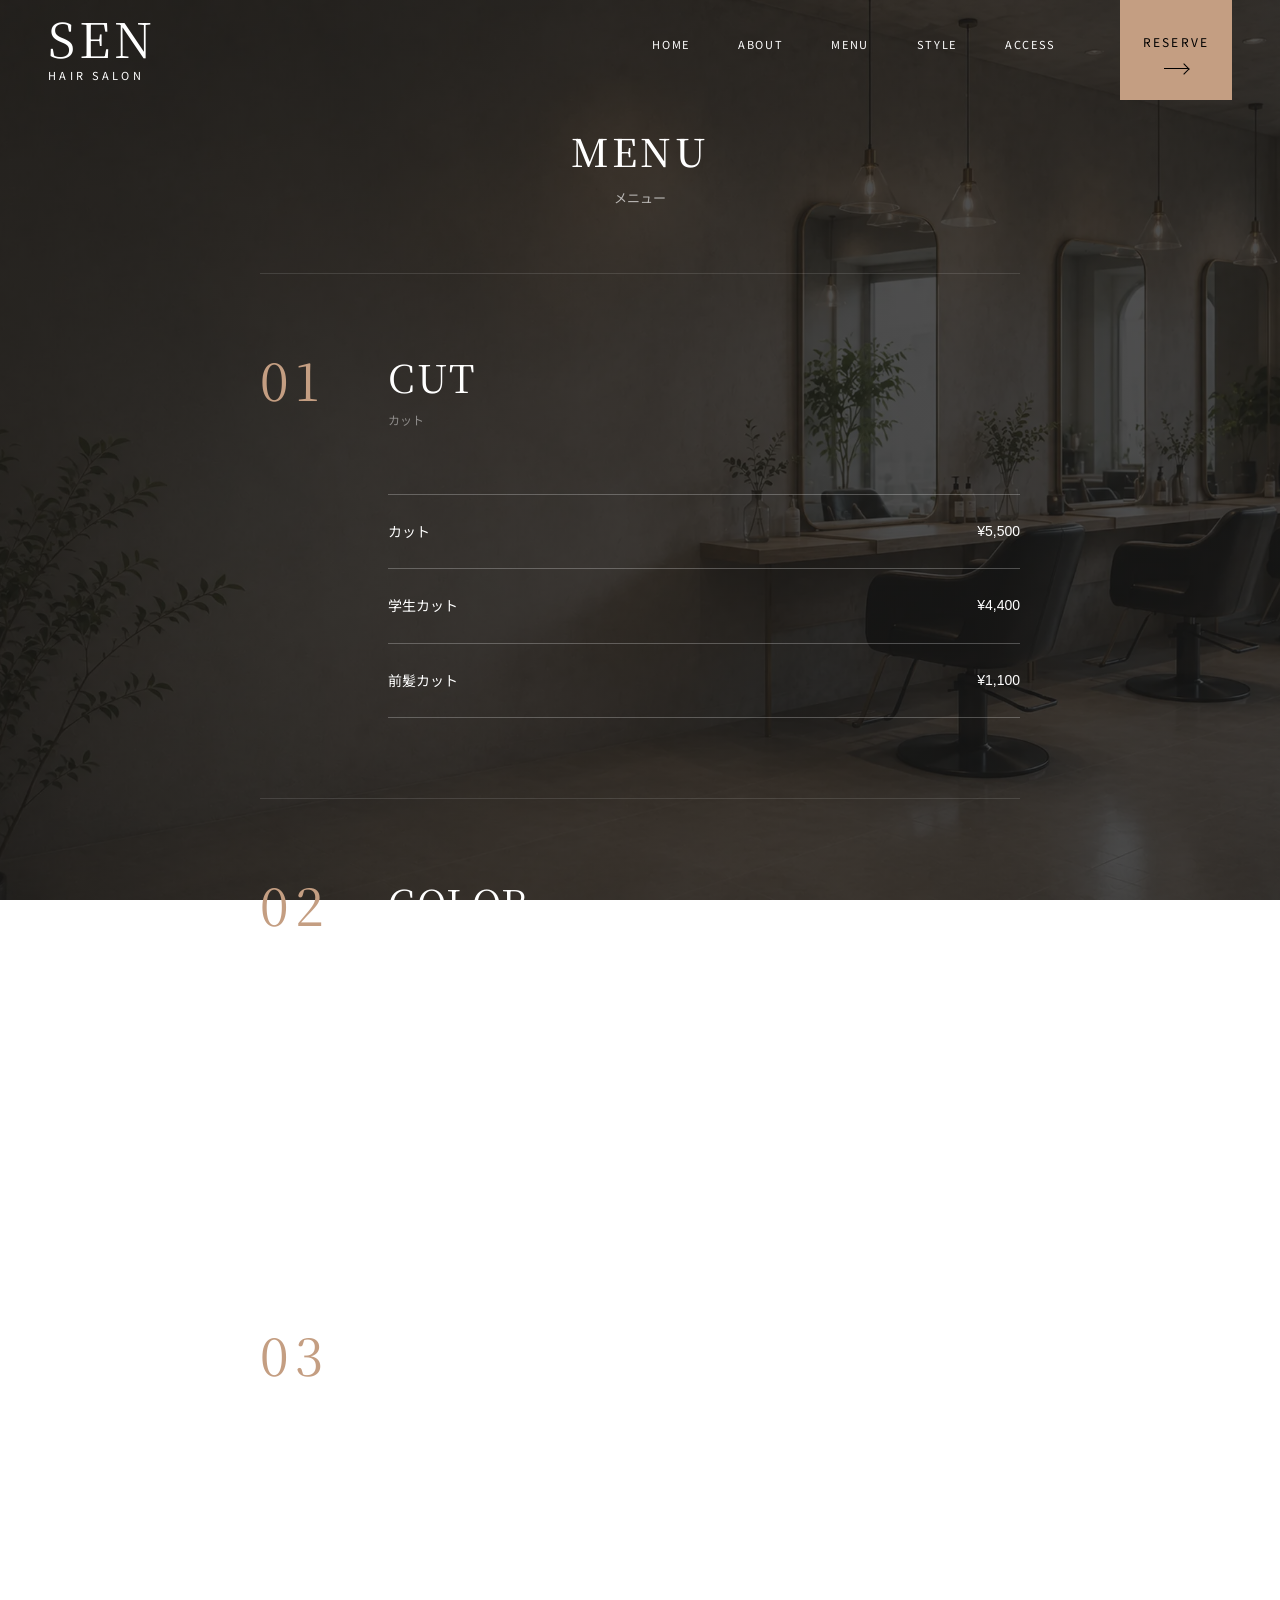
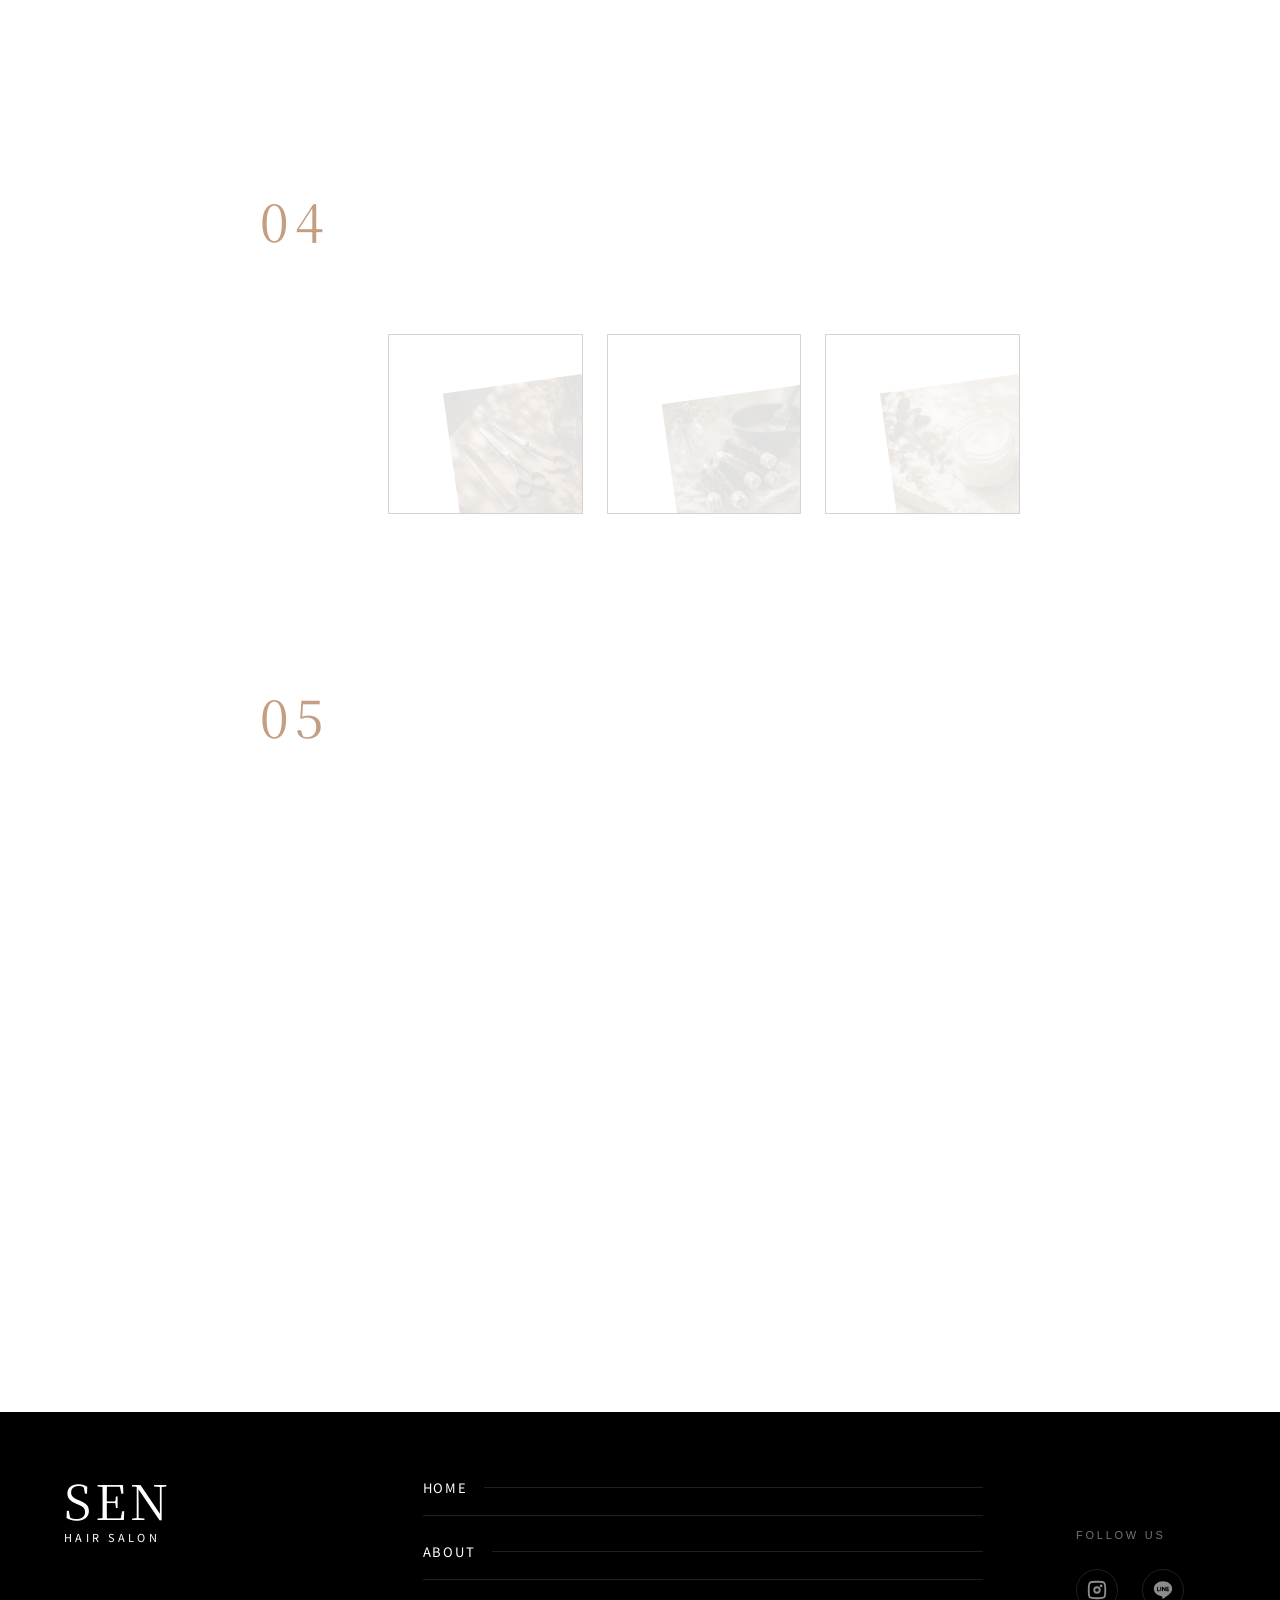
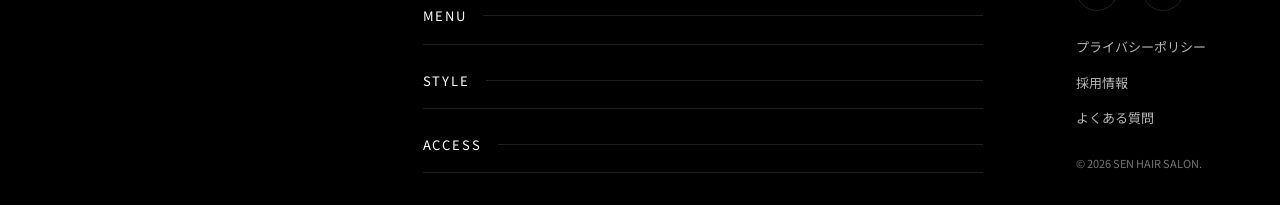
<file: menu.html>
<!doctype html>
<html lang="ja">
  <head>
    <meta charset="UTF-8" />
    <meta name="viewport" content="width=device-width, initial-scale=1.0" />

    <title>MENU｜SEN HAIR SALON</title>
    <meta
      name="description"
      content="SEN HAIR SALONのメニューをご案内します。カット、カラー、パーマ、トリートメント、ヘッドスパなどの施術内容と料金をご覧いただけます。"
    />

    <link rel="stylesheet" href="style/style.css" />
    <link rel="icon" href="/assets/logo.svg" type="image/svg+xml" />

    <!-- googleFonts -->
    <link rel="preconnect" href="https://fonts.googleapis.com" />
    <link rel="preconnect" href="https://fonts.gstatic.com" crossorigin />
    <link
      href="https://fonts.googleapis.com/css2?family=Noto+Sans+JP:wght@400;500;700&family=Noto+Serif+JP:wght@400;500;700&display=swap"
      rel="stylesheet"
    />
    <meta name="theme-color" content="#181716" />
  </head>

  <body>
    <!-- Header -->
    <header class="header">
      <a href="/" class="logo">
        <div class="logoTitle">SEN</div>
        <span class="logoSub">HAIR SALON</span>
      </a>

      <button
        class="drawerButton"
        aria-label="メニュー"
        aria-expanded="false"
        aria-controls="headerMenu"
      >
        <span></span>
        <span></span>
        <span></span>
      </button>

      <div class="headerMenu" id="headerMenu">
        <nav class="globalNav">
          <ul>
            <li><a href="/">HOME</a></li>
            <li><a href="/about.html">ABOUT</a></li>
            <li><a href="/menu.html">MENU</a></li>
            <li><a href="/style.html">STYLE</a></li>
            <li><a href="/access.html">ACCESS</a></li>
          </ul>
        </nav>

        <a href="/coming-soon.html" class="btnReserve">
          <span class="btnReserveLabel">RESERVE</span>
          <span class="btnReserveArrow"></span>
        </a>
      </div>
    </header>

    <!-- 背景 -->
    <div class="drawerOverlay"></div>

    <main class="page menuPage container-md">
      <!-- MENU HEADER -->
      <header class="pageHeader">
        <h1 class="sectionTitle">MENU</h1>
        <p class="sectionSub">メニュー</p>
      </header>

      <!-- 01 CUT -->
      <section class="menuSection">
        <div class="menuNumber">01</div>

        <div class="menuContent">
          <div class="menuSectionHeader">
            <h2>CUT</h2>
            <p>カット</p>
          </div>

          <dl class="menuList">
            <div class="menuItem">
              <dt>カット</dt>
              <dd>¥5,500</dd>
            </div>

            <div class="menuItem">
              <dt>学生カット</dt>
              <dd>¥4,400</dd>
            </div>

            <div class="menuItem">
              <dt>前髪カット</dt>
              <dd>¥1,100</dd>
            </div>
          </dl>
        </div>
      </section>

      <!-- 02 COLOR -->
      <section class="menuSection">
        <div class="menuNumber">02</div>

        <div class="menuContent">
          <div class="menuSectionHeader">
            <h2>COLOR</h2>
            <p>カラー</p>
          </div>

          <dl class="menuList">
            <div class="menuItem">
              <dt>ワンカラー</dt>
              <dd>¥7,700〜</dd>
            </div>

            <div class="menuItem">
              <dt>リタッチ</dt>
              <dd>¥6,600〜</dd>
            </div>
          </dl>
        </div>
      </section>

      <!-- 03 PERM -->
      <section class="menuSection">
        <div class="menuNumber">03</div>

        <div class="menuContent">
          <div class="menuSectionHeader">
            <h2>PERM</h2>
            <p>パーマ</p>
          </div>

          <dl class="menuList">
            <div class="menuItem">
              <dt>パーマ</dt>
              <dd>¥8,800〜</dd>
            </div>

            <div class="menuItem">
              <dt>デジタルパーマ</dt>
              <dd>¥12,100〜</dd>
            </div>
          </dl>
        </div>
      </section>

      <!-- 04 SET MENU -->
      <section class="menuSection menuSectionSet">
        <div class="menuNumber">04</div>

        <div class="menuContent">
          <div class="menuSectionHeader">
            <h2>SET MENU</h2>
            <p>セットメニュー</p>
          </div>

          <div class="setMenuGrid">
            <article class="setMenuItem">
              <h3>カット＋カラー</h3>
              <p>¥12,100〜</p>

              <img
                src="assets/img/service-cut-sub.webp"
                alt=""
                aria-hidden="true"
                class="setCardImage"
              />
            </article>

            <article class="setMenuItem">
              <h3>カット＋パーマ</h3>
              <p>¥12,100〜</p>

              <img
                src="assets/img/service-perm-sub.webp"
                alt=""
                aria-hidden="true"
                class="setCardImage"
              />
            </article>

            <article class="setMenuItem">
              <h3>
                カット＋カラー＋
                <br />
                トリートメント
              </h3>
              <p>¥15,400〜</p>

              <img
                src="assets/img/service-treatment-sub.webp"
                alt=""
                aria-hidden="true"
                class="setCardImage"
              />
            </article>
          </div>
        </div>
      </section>

      <!-- 05 TREATMENT & SPA -->
      <section class="menuSection">
        <div class="menuNumber">05</div>

        <div class="menuContent">
          <div class="menuSectionHeader">
            <h2>TREATMENT &amp; SPA</h2>
            <p>トリートメント＆スパ</p>
          </div>

          <dl class="menuList">
            <div class="menuItem">
              <dt>トリートメント</dt>
              <dd>¥2,200〜</dd>
            </div>

            <div class="menuItem">
              <dt>ヘッドスパ</dt>
              <dd>¥4,400〜</dd>
            </div>

            <div class="menuItem">
              <dt>炭酸泉</dt>
              <dd>¥1,100</dd>
            </div>
          </dl>
        </div>
      </section>

      <p class="menuNote">※表示価格はすべて税込価格です。</p>
    </main>

    <!-- Footer -->
    <footer class="footer">
      <div class="footerBrand">
        <a href="/" class="logo">
          <span class="logoTitle">SEN</span>
          <span class="logoSub">HAIR SALON</span>
        </a>
      </div>

      <nav class="footerNav">
        <ul>
          <li><a href="/">HOME</a></li>
          <li><a href="/about.html">ABOUT</a></li>
          <li><a href="/menu.html">MENU</a></li>
          <li><a href="/style.html">STYLE</a></li>
          <li><a href="/access.html">ACCESS</a></li>
        </ul>
      </nav>

      <div class="footerContact">
        <p class="footerHeading">FOLLOW US</p>

        <ul class="snsList">
          <li>
            <a href="/coming-soon.html">
              <svg
                class="snsIcon"
                xmlns="http://www.w3.org/2000/svg"
                viewBox="0 0 24 24"
              >
                <g fill="none">
                  <path
                    stroke="currentColor"
                    stroke-width="2"
                    d="M3 11c0-3.771 0-5.657 1.172-6.828S7.229 3 11 3h2c3.771 0 5.657 0 6.828 1.172S21 7.229 21 11v2c0 3.771 0 5.657-1.172 6.828S16.771 21 13 21h-2c-3.771 0-5.657 0-6.828-1.172S3 16.771 3 13z"
                  />
                  <circle cx="16.5" cy="7.5" r="1.5" fill="currentColor" />
                  <circle
                    cx="12"
                    cy="12"
                    r="3"
                    stroke="currentColor"
                    stroke-width="2"
                  />
                </g>
              </svg>
            </a>
          </li>
          <li>
            <a href="/coming-soon.html">
              <svg
                class="snsIcon"
                xmlns="http://www.w3.org/2000/svg"
                viewBox="0 0 24 24"
              >
                <path
                  fill="currentColor"
                  d="M18.664 10.84a.526.526 0 0 1-.526.525h-1.462v.938h1.463a.525.525 0 1 1 0 1.049H16.15a.526.526 0 0 1-.522-.524V8.852c0-.287.235-.525.525-.525h1.988a.526.526 0 0 1-.002 1.05h-1.463v.938h1.463c.29 0 .524.237.524.525m-4.098 2.485a.5.5 0 0 1-.166.025a.52.52 0 0 1-.425-.208l-2.036-2.764v2.45a.525.525 0 0 1-1.047 0V8.852a.52.52 0 0 1 .52-.523c.162 0 .312.086.412.211l2.052 2.775V8.852c0-.287.235-.525.525-.525c.287 0 .525.238.525.525v3.976a.52.52 0 0 1-.36.497m-4.95.027a.526.526 0 0 1-.523-.524V8.852c0-.287.235-.525.525-.525c.289 0 .524.238.524.525v3.976a.527.527 0 0 1-.526.524m-1.53 0H6.099a.53.53 0 0 1-.525-.524V8.852c0-.287.238-.525.525-.525c.29 0 .525.238.525.525v3.45h1.464a.525.525 0 0 1 0 1.05m3.915-10.78c-5.513 0-10 3.643-10 8.118c0 4.01 3.558 7.369 8.363 8.007c.325.068.769.215.881.492c.1.25.066.638.032.9l-.137.85c-.037.25-.2.988.874.537c1.076-.449 5.764-3.398 7.864-5.812C21.314 14.089 22 12.477 22 10.69c0-4.475-4.488-8.118-10-8.118"
                />
              </svg>
            </a>
          </li>
        </ul>

        <ul class="footerSubNav">
          <li><a href="/privacy.html">プライバシーポリシー</a></li>
          <li><a href="/recruit.html">採用情報</a></li>
          <li><a href="/faq.html">よくある質問</a></li>
        </ul>

        <small>© 2026 SEN HAIR SALON.</small>
      </div>
    </footer>
    <script src="js/drawer.js"></script>
    <script src="js/headerScroll.js"></script>
  </body>
</html>
</file>
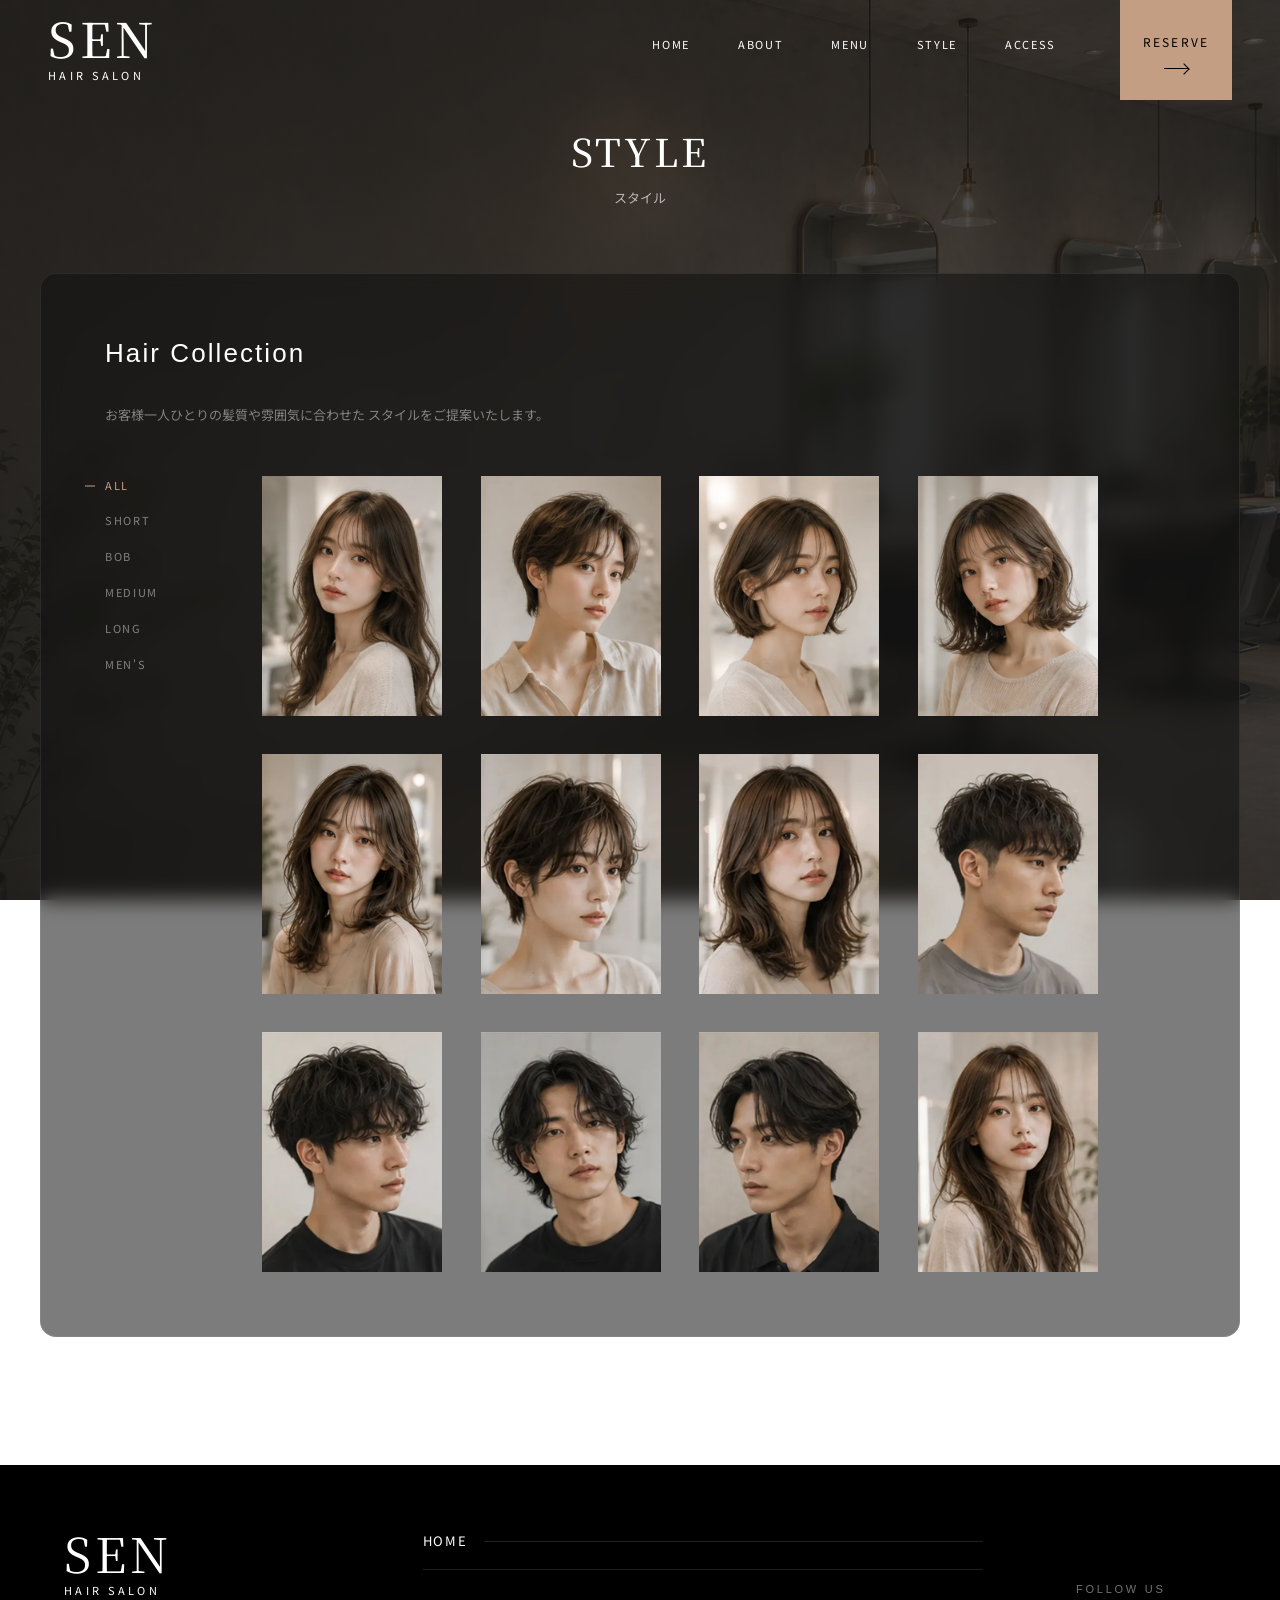
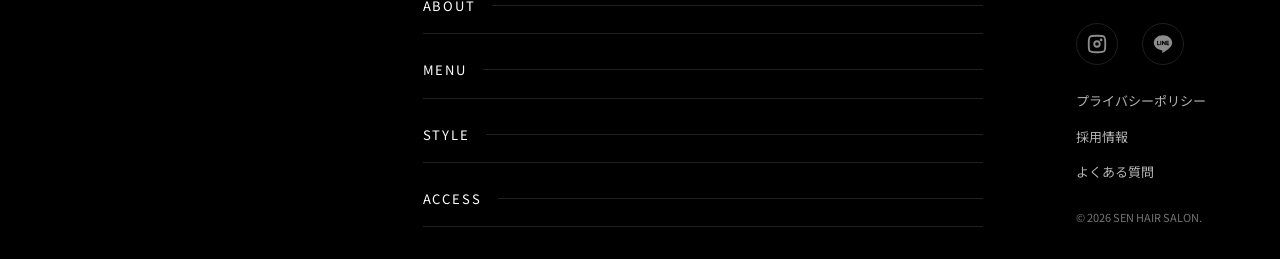
<file: style.html>
<!doctype html>
<html lang="ja">
  <head>
    <meta charset="UTF-8" />
    <meta name="viewport" content="width=device-width, initial-scale=1.0" />

    <title>STYLE｜SEN HAIR SALON</title>
    <meta
      name="description"
      content="SEN HAIR SALONのヘアスタイルをご紹介します。ショート、ボブ、ミディアム、ロングなど、さまざまなスタイルをご覧いただけます。"
    />

    <link rel="stylesheet" href="style/style.css" />
    <link rel="icon" href="/assets/logo.svg" type="image/svg+xml" />

    <!-- googlefonts -->
    <link rel="preconnect" href="https://fonts.googleapis.com" />
    <link rel="preconnect" href="https://fonts.gstatic.com" crossorigin />
    <link
      href="https://fonts.googleapis.com/css2?family=Noto+Sans+JP:wght@400;500;700&family=Noto+Serif+JP:wght@400;500;700&display=swap"
      rel="stylesheet"
    />
    <meta name="theme-color" content="#181716" />
  </head>

  <body>
    <!-- Header -->
    <header class="header">
      <a href="/" class="logo">
        <h1 class="logoTitle">SEN</h1>
        <span class="logoSub">HAIR SALON</span>
      </a>

      <button
        class="drawerButton"
        aria-label="メニュー"
        aria-expanded="false"
        aria-controls="headerMenu"
      >
        <span></span>
        <span></span>
        <span></span>
      </button>

      <div class="headerMenu" id="headerMenu">
        <nav class="globalNav">
          <ul>
            <li><a href="/">HOME</a></li>
            <li><a href="/about.html">ABOUT</a></li>
            <li><a href="/menu.html">MENU</a></li>
            <li><a href="/style.html">STYLE</a></li>
            <li><a href="/access.html">ACCESS</a></li>
          </ul>
        </nav>

        <a href="/coming-soon.html" class="btnReserve">
          <span class="btnReserveLabel">RESERVE</span>
          <span class="btnReserveArrow"></span>
        </a>
      </div>
    </header>

    <!-- 背景 -->
    <div class="drawerOverlay"></div>

    <main class="page stylePage">
      <section class="container-xl">
        <header class="pageHeader">
          <h1 class="sectionTitle">STYLE</h1>
          <p class="sectionSub">スタイル</p>
        </header>

        <div class="pageCard">
          <div class="styleHeader">
            <h2 class="styleHeading">Hair Collection</h2>

            <p class="styleLead">
              お客様一人ひとりの髪質や雰囲気に合わせた
              スタイルをご提案いたします。
            </p>
          </div>

          <aside class="styleContent">
            <nav class="styleCategory">
              <button class="is-active" data-filter="all">ALL</button>
              <button data-filter="short">SHORT</button>
              <button data-filter="bob">BOB</button>
              <button data-filter="medium">MEDIUM</button>
              <button data-filter="long">LONG</button>
              <button data-filter="men's">MEN'S</button>
            </nav>

            <div class="styleGrid">
              <article class="styleItem visual" data-category="long">
                <img src="assets/img/style-01.webp" alt="" />

                <div class="styleOverlay">
                  <h3>Long</h3>
                  <p>Cut + Color</p>
                </div>
              </article>

              <article class="styleItem visual" data-category="short">
                <img src="assets/img/style-02.webp" alt="" />

                <div class="styleOverlay">
                  <h3>short</h3>
                  <p>Cut + Color</p>
                </div>
              </article>

              <article class="styleItem visual" data-category="short">
                <img src="assets/img/style-03.webp" alt="" />

                <div class="styleOverlay">
                  <h3>short</h3>
                  <p>Cut + Color</p>
                </div>
              </article>

              <article class="styleItem visual" data-category="bob">
                <img src="assets/img/style-04.webp" alt="" />

                <div class="styleOverlay">
                  <h3>Bob</h3>
                  <p>Cut + Color</p>
                </div>
              </article>

              <article class="styleItem visual" data-category="medium">
                <img src="assets/img/style-05.webp" alt="" />

                <div class="styleOverlay">
                  <h3>Medium</h3>
                  <p>Cut + Color</p>
                </div>
              </article>

              <article class="styleItem visual" data-category="short">
                <img src="assets/img/style-06.webp" alt="" />

                <div class="styleOverlay">
                  <h3>short</h3>
                  <p>Cut + Color</p>
                </div>
              </article>

              <article class="styleItem visual" data-category="medium">
                <img src="assets/img/style-07.webp" alt="" />

                <div class="styleOverlay">
                  <h3>Medium</h3>
                  <p>Cut + Color</p>
                </div>
              </article>

              <article class="styleItem visual" data-category="men's">
                <img src="assets/img/style-08.webp" alt="" />

                <div class="styleOverlay">
                  <h3>Men's</h3>
                  <p>Cut + Color</p>
                </div>
              </article>

              <article class="styleItem visual" data-category="men's">
                <img src="assets/img/style-09.webp" alt="" />

                <div class="styleOverlay">
                  <h3>Men's</h3>
                  <p>Cut + Color</p>
                </div>
              </article>

              <article class="styleItem visual" data-category="men's">
                <img src="assets/img/style-10.webp" alt="" />

                <div class="styleOverlay">
                  <h3>Men's</h3>
                  <p>Cut + Color</p>
                </div>
              </article>

              <article class="styleItem visual" data-category="men's">
                <img src="assets/img/style-11.webp" alt="" />

                <div class="styleOverlay">
                  <h3>Men's</h3>
                  <p>Cut + Color</p>
                </div>
              </article>

              <article class="styleItem visual" data-category="long">
                <img src="assets/img/style-12.webp" alt="" />

                <div class="styleOverlay">
                  <h3>Long</h3>
                  <p>Cut + Color</p>
                </div>
              </article>
            </div>
          </aside>
        </div>
      </section>
    </main>

    <!-- Footer -->
    <footer class="footer">
      <div class="footerBrand">
        <a href="/" class="logo">
          <span class="logoTitle">SEN</span>
          <span class="logoSub">HAIR SALON</span>
        </a>
      </div>

      <nav class="footerNav">
        <ul>
          <li><a href="/">HOME</a></li>
          <li><a href="/about.html">ABOUT</a></li>
          <li><a href="/menu.html">MENU</a></li>
          <li><a href="/style.html">STYLE</a></li>
          <li><a href="/access.html">ACCESS</a></li>
        </ul>
      </nav>

      <div class="footerContact">
        <p class="footerHeading">FOLLOW US</p>

        <ul class="snsList">
          <li>
            <a href="/coming-soon.html">
              <svg
                class="snsIcon"
                xmlns="http://www.w3.org/2000/svg"
                viewBox="0 0 24 24"
              >
                <g fill="none">
                  <path
                    stroke="currentColor"
                    stroke-width="2"
                    d="M3 11c0-3.771 0-5.657 1.172-6.828S7.229 3 11 3h2c3.771 0 5.657 0 6.828 1.172S21 7.229 21 11v2c0 3.771 0 5.657-1.172 6.828S16.771 21 13 21h-2c-3.771 0-5.657 0-6.828-1.172S3 16.771 3 13z"
                  />
                  <circle cx="16.5" cy="7.5" r="1.5" fill="currentColor" />
                  <circle
                    cx="12"
                    cy="12"
                    r="3"
                    stroke="currentColor"
                    stroke-width="2"
                  />
                </g>
              </svg>
            </a>
          </li>

          <li>
            <a href="/coming-soon.html">
              <svg
                class="snsIcon"
                xmlns="http://www.w3.org/2000/svg"
                viewBox="0 0 24 24"
              >
                <path
                  fill="currentColor"
                  d="M18.664 10.84a.526.526 0 0 1-.526.525h-1.462v.938h1.463a.525.525 0 1 1 0 1.049H16.15a.526.526 0 0 1-.522-.524V8.852c0-.287.235-.525.525-.525h1.988a.526.526 0 0 1-.002 1.05h-1.463v.938h1.463c.29 0 .524.237.524.525m-4.098 2.485a.5.5 0 0 1-.166.025a.52.52 0 0 1-.425-.208l-2.036-2.764v2.45a.525.525 0 0 1-1.047 0V8.852a.52.52 0 0 1 .52-.523c.162 0 .312.086.412.211l2.052 2.775V8.852c0-.287.235-.525.525-.525c.287 0 .525.238.525.525v3.976a.52.52 0 0 1-.36.497m-4.95.027a.526.526 0 0 1-.523-.524V8.852c0-.287.235-.525.525-.525c.289 0 .524.238.524.525v3.976a.527.527 0 0 1-.526.524m-1.53 0H6.099a.53.53 0 0 1-.525-.524V8.852c0-.287.238-.525.525-.525c.29 0 .525.238.525.525v3.45h1.464a.525.525 0 0 1 0 1.05m3.915-10.78c-5.513 0-10 3.643-10 8.118c0 4.01 3.558 7.369 8.363 8.007c.325.068.769.215.881.492c.1.25.066.638.032.9l-.137.85c-.037.25-.2.988.874.537c1.076-.449 5.764-3.398 7.864-5.812C21.314 14.089 22 12.477 22 10.69c0-4.475-4.488-8.118-10-8.118"
                />
              </svg>
            </a>
          </li>
        </ul>

        <ul class="footerSubNav">
          <li><a href="/privacy.html">プライバシーポリシー</a></li>
          <li><a href="/recruit.html">採用情報</a></li>
          <li><a href="/faq.html">よくある質問</a></li>
        </ul>

        <small>© 2026 SEN HAIR SALON.</small>
      </div>
    </footer>
    <script src="js/drawer.js"></script>
    <script src="js/category.js"></script>
    <script src="js/headerScroll.js"></script>
  </body>
</html>
</file>
<file: style/style.css>
/* =========================
Reset 
========================= */
/* ==== Box sizing ==== */
*,
*::before,
*::after {
  box-sizing: border-box;
}

/* ==== Margin reset ==== */
* {
  margin: 0;
}

/* ==== Height ==== */
html,
body {
  height: 100%;
}

/* ==== Body ==== */
body {
  -webkit-font-smoothing: antialiased;
  text-rendering: optimizeLegibility;
}
html {
  font-size: 62.5%;
  scroll-behavior: smooth;
}

/* ==== Media ==== */
img,
picture,
video,
canvas,
svg {
  display: block;
  max-width: 100%;
}

/* ==== Form ==== */
input,
button,
textarea,
select {
  font: inherit;
  color: inherit;
}

/* ==== Link ==== */
a {
  color: inherit;
  text-decoration: none;
}

/* ==== List ==== */
ul,
ol {
  padding: 0;
  list-style: none;
}

/* ===== Table ===== */
table {
  border-collapse: collapse;
  border-spacing: 0;
}

/* =========================
Variables
========================= */
:root {
  --black: #000000;
  --darkgray: #3f4645;
  --white: #ffffff;
  --gold: #c9a45d;

  /* ===== Brown ===== */
  --brown-100: #f8f3ef;
  --brown-200: #e9dbd0;
  --brown-300: #d3b6a1;
  --brown-400: #c49e82;
  --brown-500: #b58663;
  --brown-600: #916b4f;
  --brown-700: #6d503b;
  --brown-800: #241b14;

  /* ===== Greige ===== */
  --greige-100: #f8f7f5;
  --greige-200: #ece9e6;
  --greige-300: #d8d3ce;
  --greige-800: #2f2b28;

  /* ===== Background ===== */
  --color-bg-default: var(--white);
  --color-bg-subtle: var(--brown-100);
  --color-bg-accent: var(--brown-800);
  --color-bg-page: var(--greige-800);

  /* ===== Surface ===== */
  --color-surface-hover: rgba(255, 255, 255, 0.06);
  --color-surface-drawer: rgba(15, 15, 15, 0.94);
  --color-surface-card: rgba(18, 18, 18, 0.55);

  /* ===== Text ===== */
  --color-text-primary: var(--black);
  --color-text-inverse: var(--white);
  --color-text-inverse-muted: rgba(255, 255, 255, 0.45);
  --color-text-inverse-soft: rgba(255, 255, 255, 0.55);

  /* ===== Border ===== */
  --color-border-default: var(--greige-300);
  --color-border-inverse: rgba(255, 255, 255, 0.25);
  --color-border-inverse-subtle: rgba(255, 255, 255, 0.12);
  --color-border-card: rgba(255, 255, 255, 0.08);

  /* ===== Brand ===== */
  --color-primary: var(--brown-400);
  --color-primary-hover: var(--brown-300);
  --color-primary-soft: rgba(201, 164, 93, 0.08);

  /* ===== Overlay ===== */
  --color-overlay: rgba(15, 15, 13, 0.4);
  --color-overlay-drawer: rgba(0, 0, 0, 0.35);

  /* ==== Font Family ==== */
  --ff-en: "Inter", sans-serif;
  --ff-ja: "Noto Sans JP", sans-serif;
  --ff-serif: "Noto Serif JP", serif;

  /* ===== Font Size ===== */
  --fs-xxl: clamp(4rem, 4vw, 4.8rem);
  --fs-xl: clamp(3.4rem, 3vw, 4rem);
  --fs-lg: clamp(3rem, 2.5vw, 3.4rem);
  --fs-md: clamp(2.6rem, 2vw, 3rem);
  --fs-sm: clamp(2.2rem, 1.8vw, 2.6rem);
  --fs-xs: clamp(1.9rem, 1.6vw, 2.2rem);
  --fs-xxs: clamp(1.6rem, 1.4vw, 1.8rem);
  --fs-base: clamp(1.4rem, 1vw, 1.6rem);
  --fs-smBase: clamp(1.3rem, 0.9vw, 1.5rem);
  --fs-tiny: clamp(1.2rem, 0.8vw, 1.3rem);
  --fs-caption: clamp(1.1rem, 0.7vw, 1.2rem);
  --fs-micro: 1rem;

  /* ==== Line Height ==== */
  --lh-tight: 1.2;
  --lh-base: 1.8;

  /* ==== Spacing ==== */
  --space-2xs: 4px;
  --space-xs: 8px;
  --space-sm: 12px;
  --space-md: 16px;
  --space-lg: 24px;
  --space-xl: 32px;
  --space-2xl: 48px;
  --space-3xl: 64px;
  --space-4xl: 96px;
  --space-5xl: 128px;

  /* ==== Width ==== */
  --content-xs: 420px;
  --content-sm: 560px;
  --content-md: 760px;
  --content-lg: 960px;
  --content-xl: 1200px;
  --content-2xl: 1400px;

  /* ===== Section ===== */
  --section-space: clamp(100px, 10vw, 160px);
  --section-space-sm: 80px;

  /* ==== Radius ==== */
  --radius-xs: 4px;
  --radius-sm: 6px;
  --radius-md: 8px;
  --radius-lg: 12px;
  --radius-xl: 16px;
  --radius-2xl: 24px;
  --radius-round: 999px;

  /* ==== shadow ==== */
  --shadow-sm: 0 4px 20px rgba(0, 0, 0, 0.06);
  --shadow-md: 0 12px 40px rgba(0, 0, 0, 0.08);

  /* ==== Z-index ==== */
  --z-base: 1;
  --z-overlay: 100;
  --z-header: 200;
  --z-menu: 300;
  --z-modal: 500;

  /* ==== Other ==== */
  --transition-fast: 0.2s ease;
  --transition: 0.3s ease;
  --transition-slow: 0.5s ease;

  --header-height: 100px;
}

/* =========================
Base
========================= */
body {
  background: var(--color-bg-default);
  font-size: var(--fs-smBase);
  font-family: var(--ff-ja);
  line-height: var(--lh-base);
  color: var(--color-text-primary);
}

/* ==== Heading ==== */
h1,
h2,
h3,
h4,
h5,
h6 {
  font-weight: 500;
  font-family: var(--ff-en);
  line-height: var(--lh-tight);
}

/* ==== Link ==== */
button {
  cursor: pointer;
}

/* =========================
Layout
========================= */
/* --------------------------
index/HeroContainer
-------------------------- */
.heroContainer {
  position: relative;
  height: clamp(500px, 100vh, 700px);

  overflow: hidden;
}

/* --------------------------
page/Header
-------------------------- */
/* page/header */
.header {
  display: flex;
  position: fixed;
  z-index: var(--z-header);
  justify-content: space-between;
  align-items: center;

  width: 100%;
  height: var(--header-height);
  transition:
    background-color var(--transition),
    backdrop-filter var(--transition);

  inset: 0 0 auto 0;
}
.header.is-scrolled {
  background: rgba(22, 22, 22, 0.32);
  backdrop-filter: blur(14px);
}

/* page/logo */
.header .logo {
  padding: var(--space-lg) var(--space-2xl);
  color: var(--color-text-inverse);
}

/* page/drawerButton */
.drawerButton {
  display: none;
  position: relative;
  z-index: calc(var(--z-menu) + 1);
  justify-content: center;
  align-items: center;
  width: 40px;
  height: 40px;
  margin: var(--space-xl);

  border: none;
  background: none;

  cursor: pointer;
}

/* page/三本線 */
.drawerButton span {
  position: absolute;
  width: 24px;
  height: 2px;

  background: var(--color-text-inverse);
  transition: var(--transition);
}
.drawerButton span:nth-child(1) {
  transform: translateY(-7px);
}
.drawerButton span:nth-child(3) {
  transform: translateY(7px);
}

/* page/開いたら× */
.drawerButton.is-open span:nth-child(1) {
  transform: rotate(45deg);
}
.drawerButton.is-open span:nth-child(2) {
  opacity: 0;
}
.drawerButton.is-open span:nth-child(3) {
  transform: rotate(-45deg);
}

/* page/headerMenu */
.headerMenu {
  display: flex;
  z-index: var(--z-menu);

  gap: var(--space-3xl);
  height: 100%;
  padding-inline: var(--space-2xl);
}
.globalNav ul {
  display: flex;
  align-items: center;
  gap: var(--space-2xl);
  margin-top: var(--space-xl);
}
.globalNav a {
  position: relative;

  font-size: var(--fs-caption);
  letter-spacing: 0.15em;
  color: var(--color-text-inverse);
}

/* page/navの下線部 */
.globalNav a::after {
  position: absolute;
  bottom: -8px;
  left: 0;

  width: 0;
  height: 1px;
  background: var(--color-text-inverse);

  transition: var(--transition);
  content: "";
}
.globalNav a:hover::after {
  width: 100%;
}

/* page/RESERVEボタン */
.btnReserve {
  display: flex;
  flex-direction: column;
  justify-content: center;
  align-items: center;
  gap: var(--space-md);

  width: 112px;
  height: 100%;

  background: var(--color-primary);
  color: var(--color-text-primary);

  transition: var(--transition);
}
.btnReserve:hover {
  background: var(--color-primary-hover);
}
.btnReserveLabel {
  font-size: var(--fs-tiny);
  letter-spacing: 0.18em;
}

/* page/reserveBtn→ */
.btnReserveArrow {
  position: relative;
  width: 24px;
  height: 1px;

  background: currentColor;
  transition: width var(--transition);
}
.btnReserveArrow::after {
  position: absolute;
  top: 50%;
  right: 0px;

  transform: translateY(-50%) rotate(45deg);

  width: 8px;
  height: 8px;
  content: "";

  border-top: 1px solid currentColor;
  border-right: 1px solid currentColor;
}
.btnReserve:hover .btnReserveArrow {
  width: 52px;
}

/* --------------------------
page/drawerOverlay
-------------------------- */
.drawerOverlay {
  position: fixed;
  z-index: var(--z-overlay);

  background: var(--color-overlay-drawer);
  opacity: 0;

  transition: var(--transition-fast);
  inset: 0;
  visibility: hidden;
}
.drawerOverlay.is-open {
  opacity: 1;
  visibility: visible;
}

/* --------------------------
index/Hero
-------------------------- */
.hero {
  position: relative;
  height: 75svh;
}

/* index/HeroOverlay */
.hero::before {
  position: absolute;
  z-index: var(--z-base);

  background: linear-gradient(
    to bottom,
    rgba(0, 0, 0, 0.58) 0%,
    rgba(0, 0, 0, 0.28) 25%,
    rgba(0, 0, 0, 0.1) 55%,
    rgba(0, 0, 0, 0.2) 100%
  );
  inset: 0;

  content: "";
}

/* index/HeroSwiper */
.heroSwiper {
  height: 100%;
}
.heroSwiper .swiper-wrapper {
  height: 100%;
}
.heroSwiper .swiper-slide {
  position: relative;
  height: 100%;
}

/* index/HeroImg */
.heroSwiper .swiper-slide img {
  width: 100%;
  height: 100%;
  object-fit: cover;
}
.heroSlideRight img {
  object-position: 80% center;
}

/* index/heroContent */
.heroContent {
  position: relative;
  z-index: var(--z-base);
  max-width: var(--content-sm);

  padding-top: clamp(180px, 20vw, 220px);
  padding-inline: var(--space-3xl);

  color: var(--color-text-inverse);
}
.heroTitle {
  margin-bottom: var(--space-xl);

  font-size: var(--fs-xxl);
  font-family: var(--ff-serif);
  line-height: var(--lh-tight);
  letter-spacing: 0.06em;
}
.heroContent p {
  margin-bottom: var(--space-lg);
  font-size: var(--fs-base);
}

/* --------------------------
index/About
-------------------------- */
.about {
  display: grid;
  grid-template-columns: 36% 64%;
}

/* index/aboutContent */
.aboutContent {
  display: flex;
  position: relative;
  flex-direction: column;
  justify-content: flex-start;
  padding: var(--space-4xl) var(--space-2xl);

  background: url("../assets/img/about-bg.webp") right center / auto 100%
    no-repeat;
}
.aboutContent::before {
  position: absolute;

  background: linear-gradient(
    to left,
    rgba(248, 243, 239, 0.08) 18%,
    rgba(248, 243, 239, 0.25) 34%,
    rgba(248, 243, 239, 0.55) 42%,
    rgba(244, 239, 233, 0.85) 50%,
    var(--color-bg-subtle) 72%
  );

  content: "";
  inset: 0;
}
.aboutContent > * {
  position: relative;
  z-index: var(--z-base);
}
.aboutContent p {
  max-width: 320px;
  margin-bottom: var(--space-2xl);

  line-height: 2.2;
}

/* --------------------------
index/Service
-------------------------- */
.service {
  padding-block: var(--section-space);

  background: var(--color-bg-accent);
  color: var(--color-text-inverse);
}
.service .sectionHeader {
  margin-bottom: var(--space-3xl);
  text-align: center;
}

/* index/serviceSwiper */
.serviceSwiper {
  margin-bottom: var(--space-3xl);
}
.serviceSwiper .swiper-slide {
  position: relative;
  z-index: var(--z-base);
  width: 96px;
}

/* index/serviceTabs */
.serviceTabs {
  display: flex;
  position: relative;
  justify-content: center;

  gap: var(--space-md);
  padding-block: var(--space-2xs);
}
.serviceTabs::before {
  position: absolute;
  top: 40px;
  right: 8%;
  left: 8%;
  z-index: 0;

  height: 1px;
  background: var(--color-border-inverse-subtle);
  content: "";
}

/* index/serviceBtn */
.serviceTabs button {
  display: flex;
  position: relative;
  z-index: var(--z-base);
  flex-direction: column;
  align-items: center;

  border: none;
  background: none;
  cursor: pointer;
}
.serviceIcon {
  display: flex;
  justify-content: center;
  align-items: center;

  width: 68px;
  height: 68px;

  border: 1px solid var(--color-primary);
  border-radius: 50%;
  background: var(--color-bg-accent);

  transition: var(--transition);
}
.serviceIcon svg {
  width: 28px;
  height: 28px;
  color: var(--color-primary);
  opacity: 0.8;

  transition: var(--transition);
}
.serviceTabs p {
  margin-top: var(--space-sm);

  font-size: var(--fs-smBase);
  letter-spacing: 0.08em;

  color: var(--color-text-inverse);
}
.serviceTabs span {
  font-size: var(--fs-caption);
  color: var(--color-text-inverse-muted);
}

/* index/serviceBtnHover */
.serviceTabs button:hover .serviceIcon {
  transform: translateY(-2px);
  border-color: var(--color-primary-hover);
}
.serviceTabs button:hover .serviceIcon svg {
  color: var(--color-primary-hover);
}

/* index/serviceBtnActive */
.serviceTabs button.is-active .serviceIcon {
  background: var(--color-primary);
}
.serviceTabs button.is-active .serviceIcon svg {
  color: var(--color-text-inverse);
}
.serviceTabs button.is-active p,
.serviceTabs button.is-active span {
  color: var(--color-text-inverse);
}

/* index/serviceContents */
.serviceContents {
  position: relative;
  width: min(var(--content-xl), calc(100% - 80px));
  margin-inline: auto;
  padding-bottom: var(--section-space);
}

/* index/servicePanel */
.servicePanel {
  display: none;
  align-items: stretch;

  width: 100%;
  height: var(--content-xs);

  animation: fade var(--transition);
  grid-template-columns:
    1fr
    clamp(220px, 30vw, 360px)
    1fr;
}
.servicePanel.is-active {
  display: grid;
}

/* servicePanelContent */
.servicePanelContent {
  display: flex;
  flex-direction: column;
  justify-content: center;
  padding: var(--space-2xl);

  background: var(--color-bg-page);
}
.servicePanelContent h3 {
  font-size: var(--fs-xl);
  font-family: var(--ff-serif);
  line-height: var(--lh-tight);
}
.servicePanelContent span {
  margin-bottom: var(--space-md);
}
.price {
  margin-top: var(--space-xl);

  font-size: var(--fs-md);
  font-family: var(--ff-serif);
  color: var(--color-primary);
}
.linkService {
  position: absolute;
  right: 0;
  bottom: 16px;
}
@keyframes fade {
  from {
    transform: translateY(12px);
    opacity: 0;
  }
  to {
    transform: none;
    opacity: 1;
  }
}

/* --------------------------
index/Style
-------------------------- */
.style {
  display: flex;
  justify-content: center;

  gap: var(--space-xl);
  padding-block: var(--section-space);
  border-bottom: 1px solid var(--color-border-default);
}
.mainPage .styleHeader {
  display: flex;
  flex-direction: column;
  gap: var(--space-xl);
}
.mainPage .styleGrid {
  display: grid;
  justify-content: center;
  gap: var(--space-lg);

  grid-template-columns: repeat(4, 1fr);
}

/* --------------------------
index/News
-------------------------- */
.news {
  display: flex;
  flex-direction: column;
  padding-block: var(--section-space);
}
.news .sectionHeader {
  padding-block: var(--space-2xl);
}
.news ul {
  display: flex;
  flex-direction: column;

  gap: var(--space-lg);
  margin-bottom: var(--space-xl);
}
.news li {
  display: flex;
  gap: var(--space-md);
}
.news time {
  color: var(--color-primary);
}
.newsVisual {
  border-radius: var(--radius-lg);
  aspect-ratio: 16/8;
}

/* --------------------------
index/Access
-------------------------- */
.mainPage .accessContent {
  display: flex;
  justify-content: space-between;
  align-items: center;

  max-width: var(--content-md);
  margin-bottom: var(--space-lg);
  margin-inline: auto;
  padding-inline: var(--space-xl);
}
.mainPage .accessMapWrap {
  height: 220px;
}

/* page/Access */
.accessMap {
  width: 100%;
  height: 100%;
  border: none;
}

/* --------------------------
index/Reserve
-------------------------- */
.reserveCta {
  padding-block: clamp(140px, 16vw, 240px);

  background:
    linear-gradient(rgba(22, 22, 22, 0.72), rgba(22, 22, 22, 0.72)),
    url("/assets/img/reserve.webp") center/cover no-repeat;
  text-align: center;
}
.reserveCtaSub {
  letter-spacing: 0.18em;
  color: var(--color-primary);
}
.reserveCtaTitle {
  margin-block: var(--space-md) var(--space-lg);

  font-size: clamp(40px, 5vw, 56px);
  font-family: var(--ff-serif);
  color: var(--color-text-inverse);
}
.reserveCtaText {
  margin-bottom: var(--space-2xl);
  color: var(--color-text-inverse-muted);
}

/* --------------------------
page/Footer
-------------------------- */
.footer {
  display: grid;
  gap: var(--space-3xl);
  padding: var(--space-3xl) var(--space-3xl) var(--space-xl);

  background: var(--black);
  color: var(--color-text-inverse);
  grid-template-columns:
    1fr
    2fr
    140px;
}

/* page/footerNav */
.footerNav ul {
  display: flex;
  flex-direction: column;

  gap: var(--space-lg);
}
.footerNav a {
  display: flex;
  align-items: center;
  gap: var(--space-md);
  max-width: var(--content-sm);
  padding-bottom: var(--space-md);

  letter-spacing: 0.14em;
  transition: var(--transition);
  border-bottom: 1px solid var(--color-border-inverse-subtle);
}
.footerNav a::after {
  flex: 1;
  height: 1px;

  background: var(--color-border-inverse-subtle);
  transition: var(--transition);
  content: "";
}
.footerNav a:hover::after {
  background: var(--color-primary-hover);
}
.footerNav a:hover {
  padding-left: var(--space-sm);

  color: var(--color-primary-hover);
  border-color: var(--color-primary-hover);
}

/* page/footerContact */
.footerContact {
  display: flex;
  flex-direction: column;
  justify-content: flex-end;
  align-items: flex-start;

  gap: var(--space-lg);
}
.footerHeading {
  font-size: var(--fs-caption);
  font-family: var(--ff-en);
  letter-spacing: 0.25em;

  color: var(--color-text-inverse-muted);
}

/* page/snsList */
.snsList {
  display: flex;
  gap: var(--space-lg);
}
.snsList a {
  display: grid;

  width: 42px;
  height: 42px;

  border: 1px solid var(--color-border-inverse-subtle);
  border-radius: 50%;

  color: var(--color-text-inverse-soft);
  transition: var(--transition);
  place-items: center;
}
.snsList img {
  width: 18px;
  height: 18px;

  opacity: 0.8;
  transition: var(--transition-slow);
}
.snsIcon {
  width: 22px;
  height: 22px;

  color: var(--color-text-inverse-soft);
  transition: var(--transition);
}

/* page/snsListHover */
.snsList a:hover .snsIcon {
  color: var(--color-primary-hover);
}
.snsList a:hover {
  background: var(--color-primary-soft);
  color: var(--color-primary-hover);
  border-color: var(--color-primary-hover);
}
.snsList a:hover img {
  transform: scale(1.08);
  opacity: 1;
}

/* page/footerSubNav */
.footerSubNav {
  display: flex;
  flex-direction: column;

  gap: var(--space-sm);
}
.footerSubNav a {
  display: inline-block;
  opacity: 0.7;
  transition: var(--transition);
}
.footerSubNav a:hover {
  transform: translateX(4px);
  color: var(--color-primary-hover);
}

/* page/footerCopy */
.footerContact small {
  padding: 0;

  border: none;
  font-size: var(--fs-caption);
  color: var(--color-text-inverse-muted);
}

/* --------------------------
Page.html
-------------------------- */
.page {
  position: relative;
  min-height: 100vh;
  padding-block: var(--section-space);

  overflow: hidden;
}
.page::before {
  position: fixed;
  z-index: -1;

  background:
    linear-gradient(rgba(22, 22, 22, 0.76), rgba(22, 22, 22, 0.76)),
    url("../assets/img/page-bg.webp") center/cover no-repeat;
  content: "";
  inset: 0;
}

/* page/container */
.container-sm {
  width: min(var(--content-sm), calc(100% - 48px));
  margin-inline: auto;
}
.container-md {
  width: min(var(--content-md), calc(100% - 48px));
  margin-inline: auto;
}
.container-xl {
  width: min(var(--content-xl), calc(100% - 48px));
  margin-inline: auto;
}
.container-2xl {
  width: min(var(--content-2xl), calc(100% - 48px));
  margin-inline: auto;
}

/* pageHeader */
.pageHeader {
  margin-bottom: var(--space-3xl);
  text-align: center;
  color: var(--color-text-inverse);
}

/* pageCard */
.pageCard {
  padding: clamp(40px, 5vw, 64px);

  border: 1px solid var(--color-border-card);
  border-radius: var(--radius-xl);

  background: var(--color-surface-card);
  color: var(--color-text-inverse);
  backdrop-filter: blur(10px);
}

/* --------------------------
about.html
-------------------------- */
/* about/Message */
.aboutMessage {
  padding-block: var(--section-space);
  text-align: center;
}
.aboutMessageContent {
  max-width: var(--content-md);

  margin: var(--space-3xl) auto 0;
  color: var(--color-text-inverse);
}
.aboutMessageContent .lead {
  margin-bottom: var(--space-xl);

  font-size: var(--fs-sm);
  font-family: var(--ff-serif);
  line-height: 2;
}
.aboutMessageContent p:not(.lead) {
  line-height: 2.2;
}

/* about/Salon,Stylist */
.aboutSalon,
.aboutStylist {
  display: grid;
  align-items: center;
  min-height: var(--content-sm);
  padding-block: var(--section-space);

  grid-template-columns: repeat(2, 1fr);
}
.aboutSalonContent,
.aboutStylistContent {
  width: min(var(--content-xs), 80%);
  margin-inline: auto;
}
.aboutSalonContent p,
.aboutStylistContent p {
  margin-top: var(--space-xl);

  line-height: 2.2;
  color: var(--color-text-inverse);
}
.aboutSalonImg,
.aboutStylistImg {
  height: 100%;
}

/* about/Feature */
.aboutFeature {
  padding-block: var(--section-space);
}
.featureGrid {
  display: grid;
  gap: var(--space-xl);
  grid-template-columns: repeat(3, 1fr);
}
.featureCard {
  padding: var(--space-2xl);

  background: var(--color-surface-card);
  color: var(--color-text-inverse);
  border-top: 1px solid var(--color-primary);
}
.featureNumber {
  display: block;
  margin-bottom: var(--space-md);

  font-size: var(--fs-sm);
  font-family: var(--ff-serif);
  color: var(--color-primary);
}
.featureCard h3 {
  margin-bottom: var(--space-lg);
  font-size: var(--fs-xs);
}
.featureCard p {
  line-height: 2;
}

/* about/Flow */
.aboutFlow {
  padding-block: var(--section-space);
}
.flowList {
  display: grid;
  gap: var(--space-xl);
  grid-template-columns: repeat(4, 1fr);
}
.flowItem {
  position: relative;
  padding: var(--space-xl);

  text-align: center;
  color: var(--color-text-inverse);
}
.flowItem:not(:last-child)::after {
  position: absolute;
  top: 36px;
  right: -18px;

  font-size: 2rem;
  color: var(--color-primary);
  content: "→";
}
.flowItem span {
  display: block;
  margin-bottom: var(--space-md);

  font-size: var(--fs-sm);
  font-family: var(--ff-serif);
  color: var(--color-primary);
}
.flowItem h3 {
  margin-bottom: var(--space-md);

  font-size: var(--fs-base);
  letter-spacing: 0.15em;
}
.flowItem p {
  line-height: var(--lh-base);
}

/* --------------------------
menu.html
-------------------------- */
/* menu/section */
.menuSection {
  display: grid;
  gap: var(--space-2xl);
  padding-block: var(--section-space-sm);
  grid-template-columns: 80px minmax(0, 1fr);

  border-top: 1px solid var(--color-border-inverse-subtle);
}
.menuSection:last-of-type {
  border-bottom: 1px solid var(--color-border-inverse-subtle);
}

/* menu/Number */
.menuNumber {
  font-size: clamp(3.6rem, 4vw, 5.2rem);
  font-weight: 400;
  font-family: var(--ff-serif);
  line-height: 1;
  letter-spacing: 0.12em;
  color: var(--color-primary);
}

/* menu/SectionHeader */
.menuSectionHeader {
  margin-bottom: var(--space-3xl);
}
.menuSectionHeader h2 {
  font-size: var(--fs-xl);
  font-weight: 400;
  font-family: var(--ff-serif);
  line-height: var(--lh-tight);
  letter-spacing: 0.04em;
  color: var(--color-text-inverse);
}
.menuSectionHeader p {
  margin-top: var(--space-xs);

  font-size: var(--fs-tiny);
  font-family: var(--ff-ja);
  color: var(--color-text-inverse-muted);
}

/* menu/Menu List */
.menuList {
  width: 100%;
}
.menuItem {
  display: grid;
  align-items: center;
  gap: var(--space-lg);
  padding-block: var(--space-lg);

  color: var(--color-text-inverse);
  grid-template-columns: 1fr auto;
  border-top: 1px solid var(--color-border-inverse);
}
.menuItem:last-child {
  border-bottom: 1px solid var(--color-border-inverse);
}
.menuItem dt {
  font-size: var(--fs-base);
  font-family: var(--ff-ja);
  line-height: var(--lh-base);
}
.menuItem dd {
  font-size: var(--fs-base);
  font-family: var(--ff-en);
  white-space: nowrap;
}

/* menu/Set Menu */
.menuSectionSet {
  padding-block: var(--space-4xl);
}
.setMenuGrid {
  display: grid;
  gap: var(--space-lg);
  grid-template-columns: repeat(3, 1fr);
}
.setMenuItem {
  display: flex;
  position: relative;
  flex-direction: column;
  justify-content: space-between;
  min-height: 180px;
  padding: var(--space-xl);

  border: 1px solid var(--color-border-default);
  color: var(--color-text-inverse);
  overflow: hidden;
  backdrop-filter: blur(4px);
}
.setMenuItem h3 {
  font-size: var(--fs-base);
  font-weight: 500;
  font-family: var(--ff-ja);
  line-height: var(--lh-base);
}
.setMenuItem p {
  font-size: var(--fs-base);
  font-family: var(--ff-en);
}
.setCardImage {
  position: absolute;
  right: -10px;
  bottom: -10px;

  transform: rotate(-8deg);
  width: 140px;

  opacity: 0.12;
  pointer-events: none;
}

/* menu/note */
.menuNote {
  max-width: var(--content-md);
  margin-inline: auto;
  padding-block: var(--space-3xl);

  font-size: var(--fs-caption);
  font-family: var(--ff-ja);
  text-align: right;
  color: var(--color-text-inverse-muted);
}

/* --------------------------
Style.html
-------------------------- */
/* Style/Heading */
.styleHeading {
  margin-bottom: var(--space-xl);

  font-size: var(--fs-md);
  font-weight: 400;
  font-family: var(--ff-en);
  letter-spacing: 0.08em;
}
.styleLead {
  margin-bottom: var(--space-2xl);
  font-size: var(--fs-smBase);
  line-height: 2;
  color: var(--color-text-inverse-muted);
}

/* Style/Content */
.styleContent {
  display: grid;
  grid-template-columns: 80px 1fr;
}
.styleCategory {
  display: flex;
  flex-direction: column;
  gap: var(--space-md);
}
.styleCategory button {
  position: relative;
  width: fit-content;
  padding: 0;

  border: none;
  background: none;

  font-size: var(--fs-caption);
  letter-spacing: 0.15em;
  color: var(--color-text-inverse-muted);

  cursor: pointer;
  transition: var(--transition);
}
.styleCategory button::before {
  position: absolute;
  top: 50%;
  left: -20px;

  transform: translateY(-50%);

  width: 10px;
  height: 1px;

  background: transparent;
  transition: var(--transition);
  content: "";
}
.styleCategory button:hover,
.styleCategory button.is-active {
  color: var(--color-primary);
}
.styleCategory button.is-active::before {
  background: var(--color-primary);
}

/* Style/Grid */
.stylePage .styleGrid {
  display: grid;
  justify-content: center;
  gap: clamp(24px, 3vw, 48px);
  grid-template-columns: repeat(auto-fit, 180px);
}

/* Style/Overlay */
.styleOverlay {
  position: absolute;
  bottom: 0;
  left: 0;

  width: 100%;
  padding: var(--space-xl);

  background: linear-gradient(transparent, var(--color-overlay-drawer));
  color: var(--color-text-inverse);

  opacity: 0;
  transition: var(--transition);
}
.styleItem:hover .styleOverlay {
  opacity: 1;
}
.styleOverlay h3 {
  margin-bottom: var(--space-xs);

  font-size: var(--fs-xs);
  font-weight: 400;
  font-family: var(--ff-en);
  letter-spacing: 0.1em;
}
.styleOverlay p {
  font-size: var(--fs-caption);
  letter-spacing: 0.15em;
}

/* --------------------------
Access.html
-------------------------- */
.accessInfo {
  display: grid;
  gap: var(--space-3xl);
  grid-template-columns: 1fr 1fr;
}

/* access/Heading */
.accessHeading {
  margin-bottom: var(--space-lg);

  font-size: var(--fs-caption);
  font-family: var(--ff-en);
  letter-spacing: 0.24em;

  color: var(--color-primary);
  text-transform: uppercase;
}
.accessHeading::after {
  display: block;
  width: 80px;
  height: 1px;

  margin-top: var(--space-md);
  background: var(--color-primary);
  content: "";
}

/* access/Content */
.accessPage .accessContent {
  grid-column: 1;
  grid-row: 1;
}
.accessAddress {
  margin-bottom: var(--space-xl);
  line-height: 2.4;
  font-style: normal;
}
.accessDetail {
  display: grid;
  gap: var(--space-md);

  grid-template-columns: 80px 1fr;
}
.accessDetail dt {
  font-family: var(--ff-en);
  letter-spacing: 0.12em;
  color: var(--color-primary);
}

/* access/RouteContent */
.accessPage .accessRouteContent {
  grid-column: 1;
  grid-row: 2;
}
.accessRoute {
  display: flex;
  flex-direction: column;

  margin-bottom: var(--space-3xl);
}
.routeItem {
  display: flex;
  align-items: center;

  gap: var(--space-lg);
  padding-block: var(--space-lg);

  border-top: 1px solid var(--color-border-card);
}
.routeItem:last-child {
  border-bottom: 1px solid var(--color-border-card);
}
.routeIcon {
  width: 22px;
  height: 22px;

  color: var(--color-primary);
  flex-shrink: 0;
}

/* accessMap */
.accessPage .accessMapWrap {
  min-height: 620px;

  border-radius: var(--radius-xl);
  overflow: hidden;

  grid-column: 2;
  grid-row: 1 / 3;
}

/* --------------------------
Privacy Policy.html
-------------------------- */
.policyGroup + .policyGroup {
  margin-top: var(--space-xl);
  padding-top: var(--space-xl);

  border-top: 1px solid var(--color-border-card);
}
.policyCard h2 {
  margin-bottom: var(--space-lg);

  font-size: var(--fs-sm);
  font-family: var(--ff-serif);
  color: var(--color-primary);
}
.policyCard h3 {
  margin-bottom: var(--space-md);

  font-size: var(--fs-base);
  color: var(--color-primary);
}
.policyCard p {
  line-height: 2;
}
.policyCard ul {
  margin-top: var(--space-md);
}
.policyCard li + li {
  margin-top: var(--space-xs);
}

/* --------------------------
Recruit.html
-------------------------- */
.recruitLead {
  max-width: var(--content-sm);
  margin: 0 auto var(--space-3xl);

  text-align: center;
}
.recruitLead p {
  line-height: 2.2;
}
.jobInfo {
  display: grid;
  margin-bottom: var(--space-3xl);

  grid-template-columns: 160px 1fr;
}
.jobInfo dt,
.jobInfo dd {
  padding: var(--space-md) 0;

  border-bottom: 1px solid var(--color-border-default);
}
.jobInfo dt {
  font-family: var(--ff-en);
  letter-spacing: 0.08em;
  color: var(--color-primary);
}

/* recruitBtn */
.recruitAction {
  margin-top: var(--space-3xl);
}

/* --------------------------
FAQ.html
-------------------------- */
.faqList {
  display: flex;
  flex-direction: column;

  gap: var(--space-lg);
}
.faqItem h2 {
  display: flex;
  align-items: center;

  gap: var(--space-md);
  margin-bottom: var(--space-lg);
}
.faqItem h2::before {
  display: grid;

  width: 36px;
  height: 36px;

  border: 1px solid var(--color-primary);
  border-radius: 50%;
  background: transparent;

  font-family: var(--ff-en);
  color: var(--color-primary);
  content: "Q";
  place-items: center;

  flex-shrink: 0;
}
.faqItem p {
  margin-left: var(--space-md);
  padding-left: var(--space-lg);

  line-height: 2;
  border-left: 2px solid var(--color-primary);
}
.faqItem p::before {
  content: none;
}

/* --------------------------
Coming Soon/404.html
-------------------------- */
.simplePage {
  display: flex;
  flex-direction: column;
  min-height: 100vh;
}
.simplePage main {
  display: flex;
  flex: 1;
  justify-content: center;
  align-items: center;

  box-sizing: border-box;
  padding-top: var(--header-height);
}
.simplePage main::before {
  position: fixed;
  z-index: -1;

  background:
    linear-gradient(rgba(22, 22, 22, 0.76), rgba(22, 22, 22, 0.76)),
    url("../assets/img/page-bg.webp") center/cover no-repeat;
  content: "";

  inset: 0;
}
.simplePage .link {
  color: var(--color-text-inverse);
}
.simplePage .footer {
  display: flex;
  justify-content: flex-end;
}

.simplePageInner {
  display: flex;
  flex-direction: column;
  align-items: center;
  padding-block: var(--space-md);

  text-align: center;
}
.simplePageTitle {
  font-size: var(--fs-xxl);
  font-family: var(--ff-serif);
  letter-spacing: 0.16em;
  color: var(--color-text-inverse);
}
.simplePageLine {
  width: 1px;
  height: 56px;
  margin: var(--space-2xl) 0;

  background: var(--color-border-inverse);
}
.simplePageLead {
  line-height: 2;
  color: var(--color-text-inverse);
}
.simplePageText {
  margin-top: var(--space-lg);

  font-size: var(--fs-sm);
  line-height: var(--lh-base);
  color: var(--color-text-inverse-muted);
}
.linkSimplePage {
  margin-top: var(--space-3xl);
}

/* =========================
Components
========================= */
/* --------------------------
Btn
-------------------------- */
.btn {
  display: inline-flex;
  justify-content: center;
  align-items: center;
  gap: var(--space-md);
  padding-inline: var(--space-xl);
  border: none;

  cursor: pointer;
  transition: var(--transition);
  text-decoration: none;
}

/*===== PrimaryBtn =====*/
.btnPrimary {
  justify-content: space-between;

  width: 100%;
  height: 64px;

  background: var(--color-primary);
  letter-spacing: 0.12em;
  color: var(--color-text-inverse);
}
.btnPrimary::after {
  transition: transform var(--transition-fast);
  content: "→";
}
.btnPrimary:hover {
  background: var(--color-primary-hover);
}
.btnPrimary:hover::after {
  transform: translateX(8px);
  /* transition: transform var(--transition-fast); */
}

/* --------------------------
Link
-------------------------- */
.link {
  display: inline-flex;
  flex-direction: column;
  align-items: flex-start;
  gap: var(--space-xs);

  color: inherit;
}
.linkLabel {
  font-size: var(--fs-base);
  letter-spacing: 0.08em;
}
.linkArrow {
  position: relative;
  width: 130px;
  height: 8px;
}
.linkArrow::before {
  position: absolute;
  top: 50%;
  left: 0;

  transform: translateY(-50%);

  width: 80px;
  height: 1px;

  background: currentColor;
  transition: width var(--transition);
  content: "";
}
.linkArrow::after {
  position: absolute;
  top: 50%;
  left: 72px;

  transform: translateY(-50%) rotate(45deg);

  width: 8px;
  height: 8px;

  transition: left var(--transition);

  border-top: 1px solid currentColor;
  border-right: 1px solid currentColor;
  content: "";
}
.link:hover .linkArrow::before {
  width: 130px;
}
.link:hover .linkArrow::after {
  left: 122px;
}

/* --------------------------
Logo
-------------------------- */
.logo {
  display: inline-flex;
  flex-direction: column;

  color: inherit;
}
.logoTitle {
  font-size: var(--fs-xxl);
  font-family: var(--ff-serif);
  line-height: 1;
  letter-spacing: 0.08em;
}
.logoSub {
  margin-top: var(--space-2xs);

  font-size: var(--fs-caption);
  letter-spacing: 0.3em;
}

/* --------------------------
sectionTitle
-------------------------- */
.sectionTitle {
  font-size: var(--fs-xl);
  font-family: var(--ff-serif);
  letter-spacing: 0.08em;
}
.sectionSub {
  margin-top: var(--space-sm);
  color: inherit;
  opacity: 0.65;
}

/* --------------------------
styleItem
-------------------------- */
.styleItem {
  position: relative;
  max-width: 180px;
  transition: opacity var(--transition);
  aspect-ratio: 3 / 4;
}
.styleItem img {
  transition: transform var(--transition-slow);
}
.styleItem:hover img {
  transform: scale(1.05);
}

/* =========================
Utility
========================= */
.hidden {
  display: none;
}
.spOnly {
  display: none;
}
.pcOnly {
  display: block;
}

.visual {
  overflow: hidden;
}
.visual img {
  width: 100%;
  height: 100%;
  object-fit: cover;
}

/* =========================
Media Queries
========================= */
/* large tablet */
@media (max-width: 960px) {
  /* page/drawerButton */
  .drawerButton {
    display: flex;
  }

  /* page/headerMenu */
  .headerMenu {
    position: fixed;
    top: 0;
    right: 0;

    transform: translateX(100%);

    flex-direction: column;
    justify-content: center;
    align-items: flex-start;

    width: min(420px, 88vw);
    height: 100vh;
    padding-block: var(--space-3xl);

    background: var(--color-surface-drawer);
    opacity: 0;

    transition:
      transform 0.45s cubic-bezier(0.25, 0.8, 0.25, 1),
      opacity 0.3s,
      visibility 0.3s;
    backdrop-filter: blur(16px);
    visibility: hidden;
  }
  .headerMenu.is-open {
    transform: translateX(0);
    opacity: 1;
    visibility: visible;
  }
  .globalNav ul {
    flex-direction: column;
    align-items: flex-start;
    margin: 0;
  }
  .globalNav a {
    font-size: var(--fs-xxs);
    font-family: var(--ff-en);
    letter-spacing: 0.18em;
  }

  /* page/RESERVEボタン */
  .btnReserve {
    flex-direction: row;
    justify-content: space-between;

    width: 100%;
    height: 64px;

    margin: 0;
    padding: 0 var(--space-lg);
  }

  /* index/about */
  .about {
    grid-template-columns: 1fr;
  }
  .about .visual {
    display: none;
  }
  .aboutContent::before {
    background: linear-gradient(
      to left,
      rgba(248, 243, 239, 0.18) 22%,
      rgba(248, 243, 239, 0.58) 30%,
      rgba(248, 243, 239, 0.88) 44%,
      var(--color-bg-subtle) 52%
    );
  }
}

/* mobile */
@media (max-width: 768px) {
  /* index/serviceTabs */
  .serviceTabs {
    gap: 0;
  }
  .serviceTabs::before {
    top: 32px;
  }
  .serviceIcon {
    width: 56px;
    height: 56px;
  }
  .serviceIcon svg {
    width: 22px;
    height: 22px;
  }
  .serviceTabs p {
    font-size: var(--fs-tiny);
  }
  .serviceTabs span {
    font-size: var(--fs-micro);
  }

  /* index/servicePanel */
  .servicePanel {
    height: var(--content-sm);
    grid-template-columns: 1fr;
  }
  .servicePanelSubImage {
    display: none;
  }

  /* index/Style */
  .style {
    flex-direction: column;
  }
  .mainPage .styleHeader {
    flex-direction: row;
    justify-content: space-between;
    align-items: end;
  }
  .mainPage .styleGrid {
    gap: clamp(16px, 5vw, 40px);
    grid-template-columns: repeat(2, minmax(0, 180px));
  }

  /* page/footer */
  .footer {
    display: flex;
    flex-direction: column;
  }

  /* about.html */
  .aboutMessage {
    padding: var(--section-space-sm) 0;
    text-align: left;
  }
  .aboutSalon,
  .aboutStylist {
    min-height: auto;

    grid-template-columns: 1fr;
  }
  .aboutStylistImg {
    order: -1;
  }
  .aboutSalonImg,
  .aboutStylistImg {
    aspect-ratio: 16 / 10;
  }
  .aboutSalonContent,
  .aboutStylistContent {
    width: auto;
    padding: var(--space-3xl) var(--space-xl);
  }
  .featureGrid {
    grid-template-columns: 1fr;
  }
  .flowList {
    gap: var(--space-2xl);

    grid-template-columns: 1fr;
  }
  .flowItem:not(:last-child)::after {
    top: auto;
    right: 50%;
    bottom: -24px;

    transform: translateX(50%) rotate(90deg);
  }

  /* menu.html */
  .menuSection {
    gap: var(--space-lg);
    grid-template-columns: 1fr;
  }
  .menuSectionHeader {
    margin-bottom: var(--space-2xl);
  }
  .setMenuGrid {
    grid-template-columns: 1fr;
  }

  /* Access.html */
  .accessInfo {
    grid-template-columns: 1fr;
  }
  .accessPage .accessContent {
    grid-column: 1;
    grid-row: 1;
  }
  .accessPage .accessMapWrap {
    min-height: 400px;
    grid-column: 1;
    grid-row: 2;
  }
  .accessPage .accessRouteContent {
    grid-column: 1;
    grid-row: 3;
  }
}

@media (max-width: 480px) {
  /* index/serviceSwiper */
  .serviceSwiper {
    position: relative;
    overflow: hidden;
  }
  .serviceSwiper .swiper-pagination {
    position: static;
    margin-top: var(--space-md);
  }
  .serviceSwiper .swiper-pagination-bullet {
    width: 8px;
    height: 8px;

    background: var(--color-text-inverse-soft);
    opacity: 1;
  }
  .serviceSwiper .swiper-pagination-bullet-active {
    background: var(--color-primary);
  }

  /* index/serviceTabs */
  .serviceTabs {
    justify-content: flex-start;
  }
  .serviceTabs::before {
    display: none;
  }
}

@media (max-width: 480px) {
  /* Style/Grid */
  .stylePage .styleGrid {
    grid-template-columns: repeat(1, minmax(0, 180px));
  }
}
</file>
